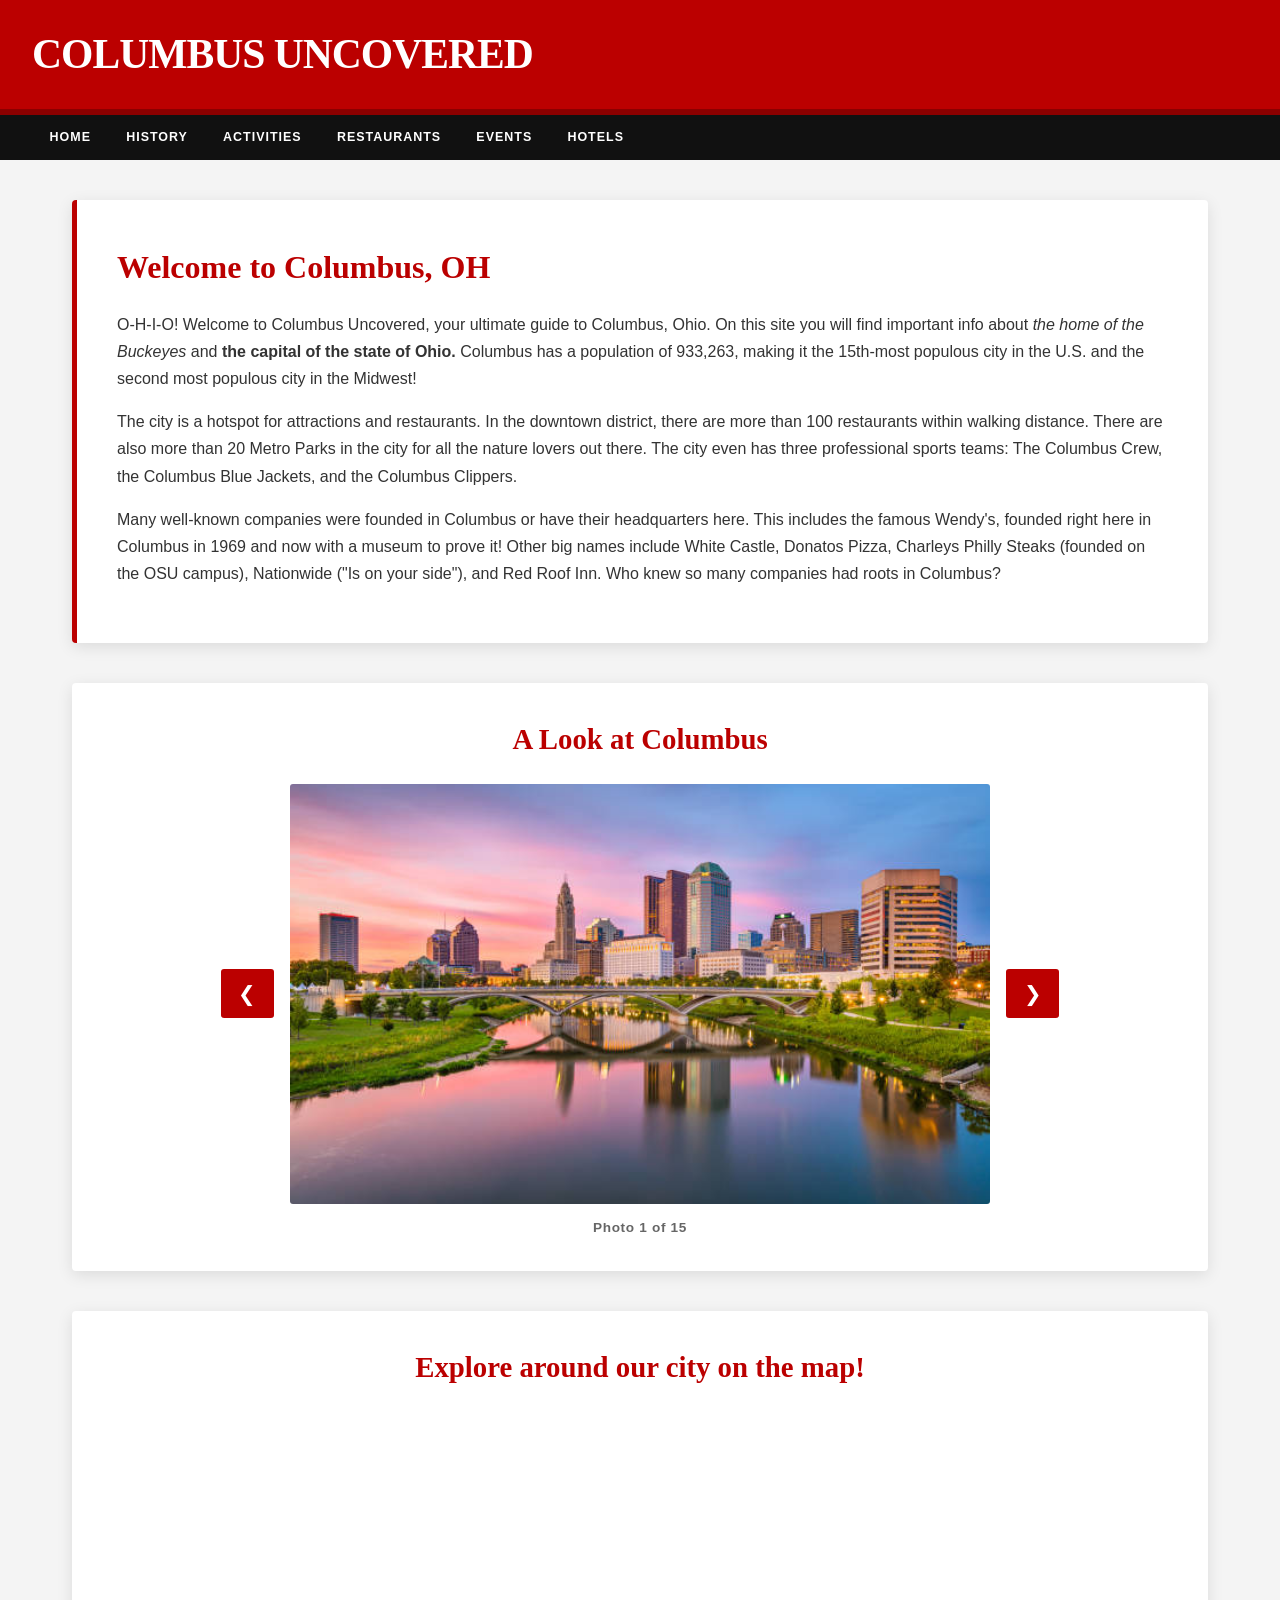
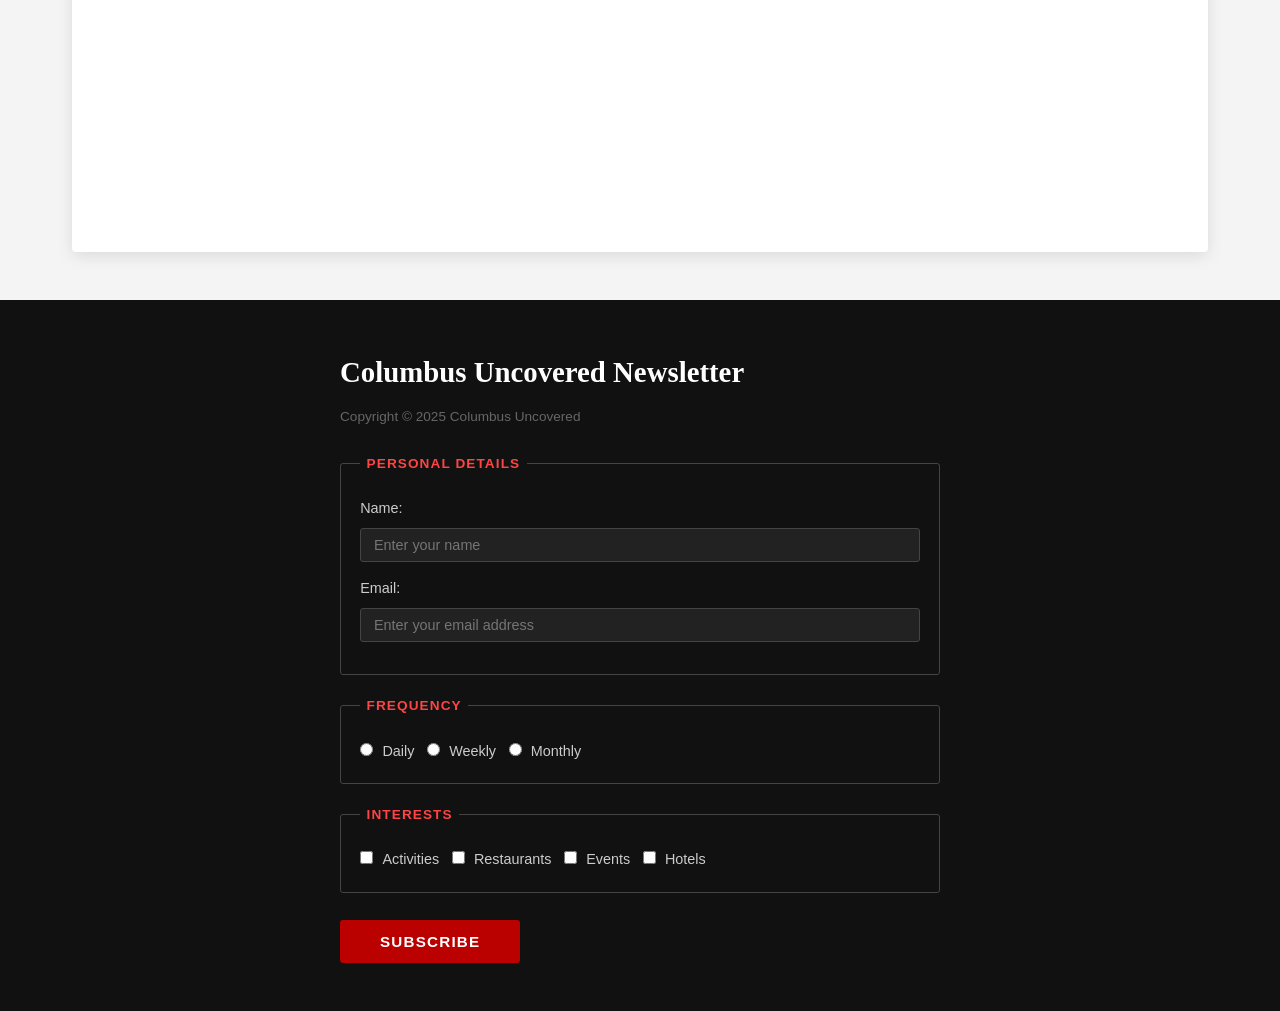
<file: index.html>
<!DOCTYPE html>
<html lang="en">

<head>
    <meta charset="UTF-8">
    <meta name="viewport" content="width=device-width, initial-scale=1.0">
    <meta name="keywords" content="Columbus, Ohio, restaurants, activities, events, hotels, history">
    <meta name="author" content="Mahkei Romero">
    <title>Columbus Uncovered</title>
    <link rel="stylesheet" href="styles.css">
</head>

<body>
    <header>
        <h1>Columbus Uncovered</h1>
    </header>

    <nav>
        <ul>
            <li><a href="index.html">Home</a></li>
            <li><a href="history.html">History</a>
                <ul>
                    <li><a href="history.html#overview">Overview</a></li>
                    <li><a href="history.html#founding">Founding &amp; Early History</a></li>
                    <li><a href="history.html#growth">Growth &amp; Development</a></li>
                    <li><a href="history.html#modern">Modern Columbus</a></li>
                    <li><a href="history.html#landmarks">Historic Landmarks</a></li>
                    <li><a href="history.html#timeline">Key Dates</a></li>
                </ul>
            </li>
            <li><a href="activities.html">Activities</a>
                <ul>
                    <li><a href="activities.html#cosi">COSI</a></li>
                    <li><a href="activities.html#scene75">Scene75</a></li>
                    <li><a href="activities.html#otherworld">Otherworld</a></li>
                    <li><a href="activities.html#columbus-zoo">Columbus Zoo</a></li>
                    <li><a href="activities.html#franklin-park">Franklin Park Conservatory</a></li>
                    <li><a href="activities.html#short-north">Short North Arts District</a></li>
                </ul>
            </li>
            <li><a href="restaurants.html">Restaurants</a>
                <ul>
                    <li><a href="restaurants.html#spaghetti-warehouse">The Spaghetti Warehouse</a></li>
                    <li><a href="restaurants.html#schmidts">Schmidt's Sausage Haus</a></li>
                    <li><a href="restaurants.html#north-market">North Market</a></li>
                    <li><a href="restaurants.html#ray-rays">Ray Ray's Hog Pit</a></li>
                    <li><a href="restaurants.html#akai-hana">Akai Hana</a></li>
                    <li><a href="restaurants.html#condado-tacos">Condado Tacos</a></li>
                </ul>
            </li>
            <li><a href="events.html">Events</a>
                <ul>
                    <li><a href="events.html#ohio-state-fair">Ohio State Fair</a></li>
                    <li><a href="events.html#arnold-sports-festival">Arnold Sports Festival</a></li>
                    <li><a href="events.html#red-white-boom">Red, White &amp; BOOM!</a></li>
                    <li><a href="events.html#columbus-arts-festival">Columbus Arts Festival</a></li>
                    <li><a href="events.html#jazz-rib-fest">Jazz &amp; Rib Fest</a></li>
                    <li><a href="events.html#columbus-book-festival">Columbus Book Festival</a></li>
                </ul>
            </li>
            <li><a href="hotels.html">Hotels</a>
                <ul>
                    <li><a href="hotels.html#hilton-downtown">Hilton Columbus Downtown</a></li>
                    <li><a href="hotels.html#graduate-columbus">Graduate by Hilton Columbus</a></li>
                    <li><a href="hotels.html#hilton-easton">Hilton Columbus at Easton</a></li>
                    <li><a href="hotels.html#blackwell-inn">The Blackwell Inn</a></li>
                    <li><a href="hotels.html#ac-hotel-dublin">AC Hotel Columbus Dublin</a></li>
                    <li><a href="hotels.html#renaissance-polaris">Renaissance Westerville-Polaris</a></li>
                </ul>
            </li>
        </ul>
    </nav>

    <main>

        <section id="intro">
            <h2>Welcome to Columbus, OH</h2>
            <div id="fun-facts">
                <p>O-H-I-O! Welcome to Columbus Uncovered, your ultimate guide to Columbus, Ohio. On this
                    site you will find important info about <em>the home of the Buckeyes</em> and
                    <strong>the capital of the state of Ohio.</strong> Columbus has a population of 933,263,
                    making it the 15th-most populous city in the U.S. and the second most populous city
                    in the Midwest!
                </p>
                <p>The city is a hotspot for attractions and restaurants. In the downtown district, there
                    are more than 100 restaurants within walking distance. There are also more than 20
                    Metro Parks in the city for all the nature lovers out there. The city even has three
                    professional sports teams: The Columbus Crew, the Columbus Blue Jackets, and the
                    Columbus Clippers.</p>
                <p>Many well-known companies were founded in Columbus or have their headquarters here.
                    This includes the famous Wendy's, founded right here in Columbus in 1969 and now with
                    a museum to prove it! Other big names include White Castle, Donatos Pizza, Charleys
                    Philly Steaks (founded on the OSU campus), Nationwide ("Is on your side"), and Red
                    Roof Inn. Who knew so many companies had roots in Columbus?</p>
            </div>
        </section>

        <section id="slideshow-section">
            <h2>A Look at Columbus</h2>
            <div id="slideshow">
                <button type="button" id="prev-btn" aria-label="Previous slide">&#10094;</button>
                <img id="slideshow-img" src="images_index/columbus1.jpg" alt="A scenic view of Columbus, Ohio"
                    width="600" height="400">
                <button type="button" id="next-btn" aria-label="Next slide">&#10095;</button>
            </div>
            <div id="slide-counter" aria-live="polite"></div>
        </section>

        <section id="map-section">
            <h2>Explore around our city on the map!</h2>
            <iframe
                src="https://www.google.com/maps/embed?pb=!1m18!1m12!1m3!1d195656.83140125446!2d-82.990816!3d39.98302149999999!2m3!1f0!2f0!3f0!3m2!1i1024!2i768!4f13.1!3m3!1m2!1s0x883889c1b990de71%3A0xe43266f8cfb1b533!2sColumbus%2C%20OH!5e0!3m2!1sen!2sus!4v1737502295310!5m2!1sen!2sus"
                width="600" height="400" allowfullscreen="" loading="lazy" referrerpolicy="no-referrer-when-downgrade"
                title="Google Maps: Columbus, OH"></iframe>
        </section>

    </main>

    <footer>
        <form id="subscription-form">
            <h2>Columbus Uncovered Newsletter</h2>
            <p>Copyright &copy; 2025 Columbus Uncovered</p>

            <fieldset>
                <legend>Personal Details</legend>
                <label for="name">Name:</label>
                <input type="text" id="name" name="name" placeholder="Enter your name">
                <label for="email">Email:</label>
                <input type="email" id="email" name="email" placeholder="Enter your email address">
            </fieldset>

            <fieldset>
                <legend>Frequency</legend>
                <input type="radio" id="daily" name="frequency" value="daily" required>
                <label for="daily">Daily</label>
                <input type="radio" id="weekly" name="frequency" value="weekly">
                <label for="weekly">Weekly</label>
                <input type="radio" id="monthly" name="frequency" value="monthly">
                <label for="monthly">Monthly</label>
            </fieldset>

            <fieldset>
                <legend>Interests</legend>
                <input type="checkbox" id="pref-activities" name="interests-activities" value="activities">
                <label for="pref-activities">Activities</label>
                <input type="checkbox" id="pref-restaurants" name="interests-restaurants" value="restaurants">
                <label for="pref-restaurants">Restaurants</label>
                <input type="checkbox" id="pref-events" name="interests-events" value="events">
                <label for="pref-events">Events</label>
                <input type="checkbox" id="pref-hotels" name="interests-hotels" value="hotels">
                <label for="pref-hotels">Hotels</label>
            </fieldset>

            <button type="submit">Subscribe</button>
        </form>
        <div id="form-success" style="display:none;">
            <p>Thanks for subscribing! Welcome to the Columbus Uncovered community.</p>
        </div>
    </footer>

    <script src="script.js"></script>
</body>

</html>
</file>
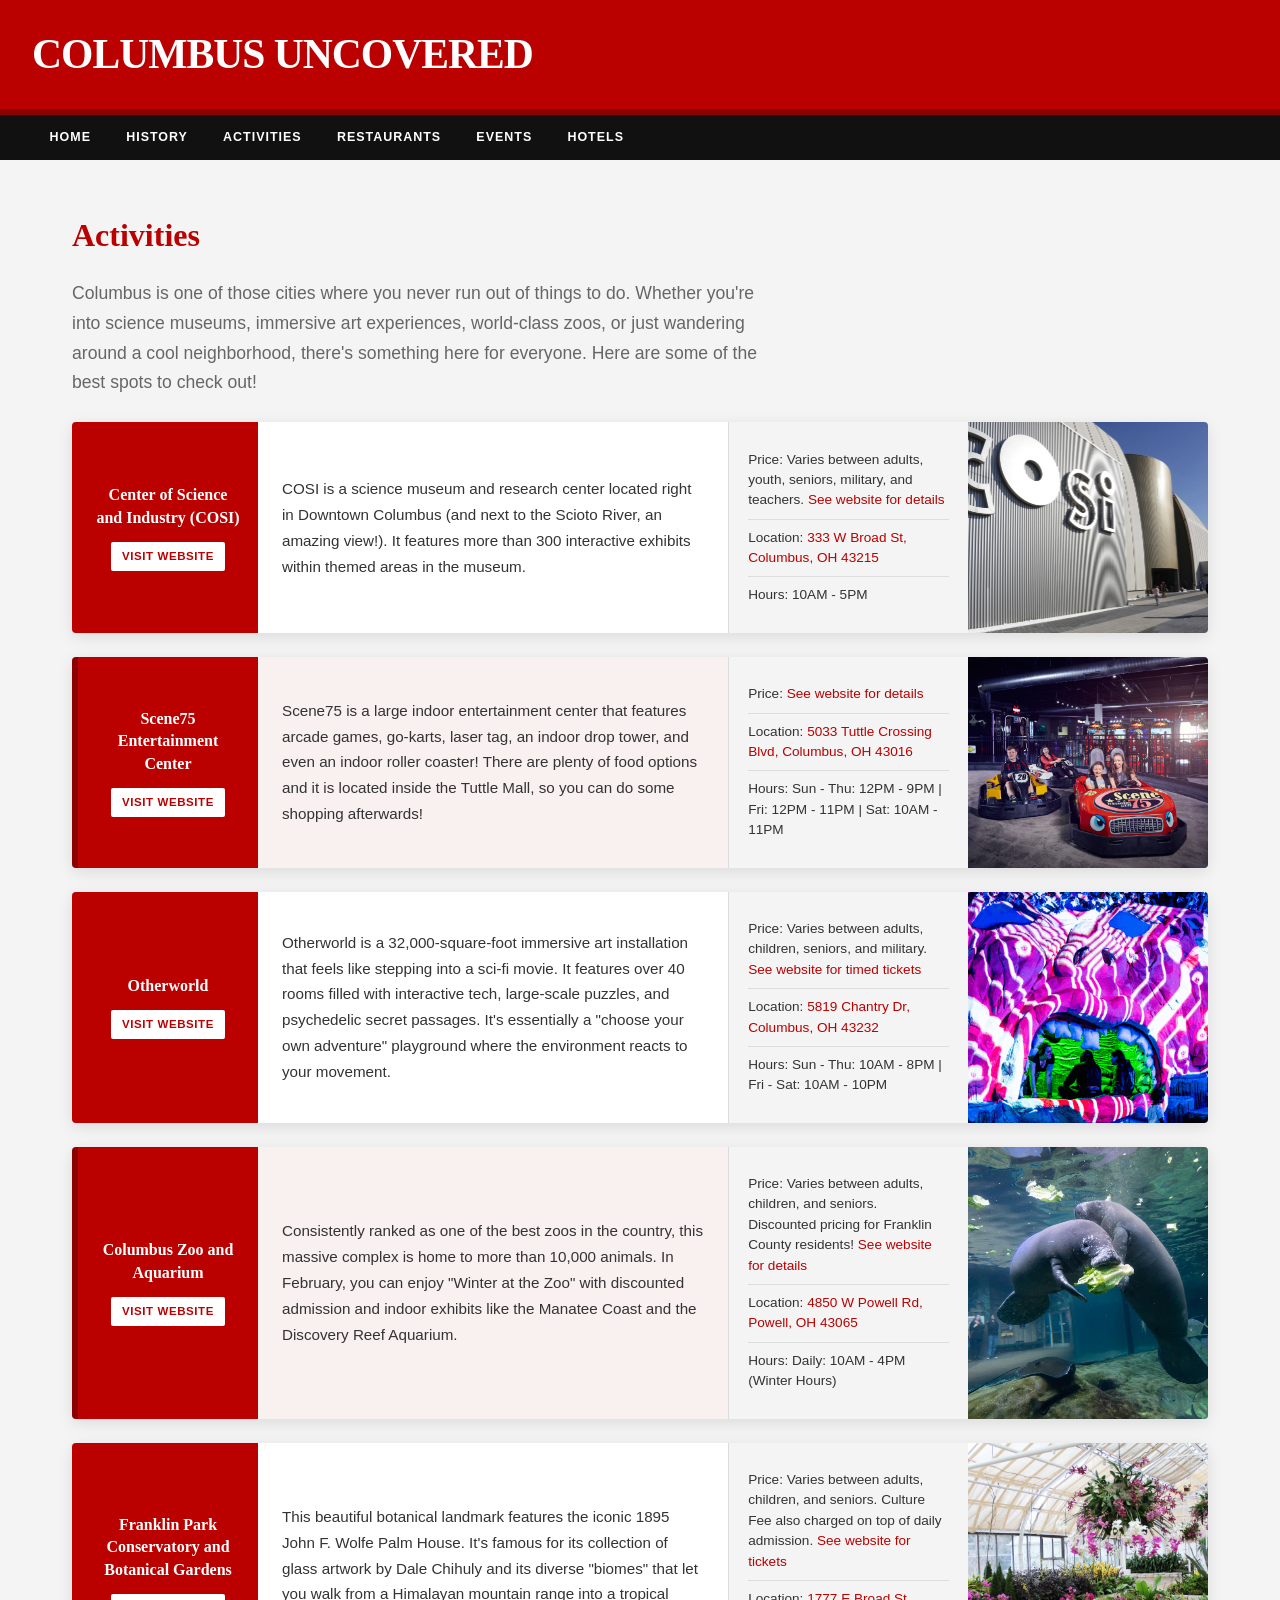
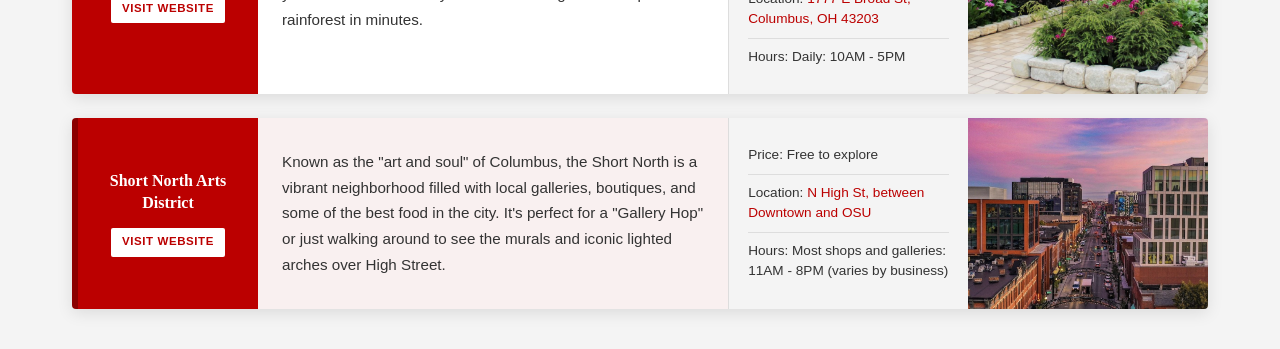
<file: activities.html>
<!DOCTYPE html>
<html lang="en">

<head>
    <meta charset="UTF-8">
    <meta name="viewport" content="width=device-width, initial-scale=1.0">
    <title>Activities - Columbus Uncovered</title>
    <link rel="stylesheet" href="styles.css">
</head>

<body>
    <header>
        <h1>Columbus Uncovered</h1>
    </header>

    <nav>
        <ul>
            <li><a href="index.html">Home</a></li>
            <li><a href="history.html">History</a>
                <ul>
                    <li><a href="history.html#overview">Overview</a></li>
                    <li><a href="history.html#founding">Founding &amp; Early History</a></li>
                    <li><a href="history.html#growth">Growth &amp; Development</a></li>
                    <li><a href="history.html#modern">Modern Columbus</a></li>
                    <li><a href="history.html#landmarks">Historic Landmarks</a></li>
                    <li><a href="history.html#timeline">Key Dates</a></li>
                </ul>
            </li>
            <li><a href="activities.html">Activities</a>
                <ul>
                    <li><a href="activities.html#cosi">COSI</a></li>
                    <li><a href="activities.html#scene75">Scene75</a></li>
                    <li><a href="activities.html#otherworld">Otherworld</a></li>
                    <li><a href="activities.html#columbus-zoo">Columbus Zoo</a></li>
                    <li><a href="activities.html#franklin-park">Franklin Park Conservatory</a></li>
                    <li><a href="activities.html#short-north">Short North Arts District</a></li>
                </ul>
            </li>
            <li><a href="restaurants.html">Restaurants</a>
                <ul>
                    <li><a href="restaurants.html#spaghetti-warehouse">The Spaghetti Warehouse</a></li>
                    <li><a href="restaurants.html#schmidts">Schmidt's Sausage Haus</a></li>
                    <li><a href="restaurants.html#north-market">North Market</a></li>
                    <li><a href="restaurants.html#ray-rays">Ray Ray's Hog Pit</a></li>
                    <li><a href="restaurants.html#akai-hana">Akai Hana</a></li>
                    <li><a href="restaurants.html#condado-tacos">Condado Tacos</a></li>
                </ul>
            </li>
            <li><a href="events.html">Events</a>
                <ul>
                    <li><a href="events.html#ohio-state-fair">Ohio State Fair</a></li>
                    <li><a href="events.html#arnold-sports-festival">Arnold Sports Festival</a></li>
                    <li><a href="events.html#red-white-boom">Red, White &amp; BOOM!</a></li>
                    <li><a href="events.html#columbus-arts-festival">Columbus Arts Festival</a></li>
                    <li><a href="events.html#jazz-rib-fest">Jazz &amp; Rib Fest</a></li>
                    <li><a href="events.html#columbus-book-festival">Columbus Book Festival</a></li>
                </ul>
            </li>
            <li><a href="hotels.html">Hotels</a>
                <ul>
                    <li><a href="hotels.html#hilton-downtown">Hilton Columbus Downtown</a></li>
                    <li><a href="hotels.html#graduate-columbus">Graduate by Hilton Columbus</a></li>
                    <li><a href="hotels.html#hilton-easton">Hilton Columbus at Easton</a></li>
                    <li><a href="hotels.html#blackwell-inn">The Blackwell Inn</a></li>
                    <li><a href="hotels.html#ac-hotel-dublin">AC Hotel Columbus Dublin</a></li>
                    <li><a href="hotels.html#renaissance-polaris">Renaissance Westerville-Polaris</a></li>
                </ul>
            </li>
        </ul>
    </nav>

    <section id="Activities">
        <h2 class="page-title">Activities</h2>
        <p>Columbus is one of those cities where you never run out of things to do. Whether you're into science
            museums, immersive art experiences, world-class zoos, or just wandering around a cool neighborhood, there's
            something here for everyone. Here are some of the best spots to check out!</p>

        <div class="attraction" id="cosi">
            <div class="card-title">
                <h3>Center of Science and Industry (COSI)</h3>
                <a href="https://cosi.org/" class="attraction-link">Visit Website</a>
            </div>
            <div class="card-body">
                <p>COSI is a science museum and research center located right in Downtown Columbus
                    (and next to the Scioto River, an amazing view!). It features more than 300
                    interactive exhibits within themed areas in the museum.</p>
            </div>
            <div class="info-sidebar">
                <ul>
                    <li>Price: Varies between adults, youth, seniors, military, and teachers.
                        <a href="https://cosi.org/visit">See website for details</a>
                    </li>
                    <li>Location: <a href="https://maps.app.goo.gl/Mzrig2La9ML7E7BW7">333 W Broad St, Columbus, OH
                            43215</a></li>
                    <li>Hours: 10AM - 5PM</li>
                </ul>
            </div>
            <img class="attraction-img" src="images_activities/cosi.jpg"
                alt="Exterior of the COSI science museum in Columbus." width="300" height="200">
        </div>

        <div class="attraction" id="scene75">
            <div class="card-title">
                <h3>Scene75 Entertainment Center</h3>
                <a href="https://scene75columbus.centeredgeonline.com/retail" class="attraction-link">Visit Website</a>
            </div>
            <div class="card-body">
                <p>Scene75 is a large indoor entertainment center that features arcade games,
                    go-karts, laser tag, an indoor drop tower, and even an indoor roller coaster!
                    There are plenty of food options and it is located inside the Tuttle Mall,
                    so you can do some shopping afterwards!</p>
            </div>
            <div class="info-sidebar">
                <ul>
                    <li>Price: <a href="https://scene75columbus.centeredgeonline.com/retail">See website for details</a>
                    </li>
                    <li>Location: <a href="https://maps.app.goo.gl/DSQL6NPKwWmXunp78">5033 Tuttle Crossing Blvd,
                            Columbus, OH 43016</a></li>
                    <li>Hours: Sun - Thu: 12PM - 9PM | Fri: 12PM - 11PM | Sat: 10AM - 11PM</li>
                </ul>
            </div>
            <img class="attraction-img" src="images_activities/scene75.jpg"
                alt="Go-karts at Scene75 Entertainment Center in Columbus." width="300" height="200">
        </div>

        <div class="attraction" id="otherworld">
            <div class="card-title">
                <h3>Otherworld</h3>
                <a href="https://www.otherworld.com/tickets" class="attraction-link">Visit Website</a>
            </div>
            <div class="card-body">
                <p>Otherworld is a 32,000-square-foot immersive art installation that feels like
                    stepping into a sci-fi movie. It features over 40 rooms filled with interactive
                    tech, large-scale puzzles, and psychedelic secret passages. It's essentially a
                    "choose your own adventure" playground where the environment reacts to your
                    movement.</p>
            </div>
            <div class="info-sidebar">
                <ul>
                    <li>Price: Varies between adults, children, seniors, and military.
                        <a href="https://www.otherworld.com/tickets">See website for timed tickets</a>
                    </li>
                    <li>Location: <a href="https://maps.app.goo.gl/br3qazUnFDD6osv18">5819 Chantry Dr, Columbus, OH
                            43232</a></li>
                    <li>Hours: Sun - Thu: 10AM - 8PM | Fri - Sat: 10AM - 10PM</li>
                </ul>
            </div>
            <img class="attraction-img" src="images_activities/otherworld.jpg"
                alt="An exhibit inside Otherworld immersive art installation in Columbus." width="300" height="200">
        </div>

        <div class="attraction" id="columbus-zoo">
            <div class="card-title">
                <h3>Columbus Zoo and Aquarium</h3>
                <a href="https://www.columbuszoo.org/hours-and-rates" class="attraction-link">Visit Website</a>
            </div>
            <div class="card-body">
                <p>Consistently ranked as one of the best zoos in the country, this massive complex
                    is home to more than 10,000 animals. In February, you can enjoy "Winter at the
                    Zoo" with discounted admission and indoor exhibits like the Manatee Coast and
                    the Discovery Reef Aquarium.</p>
            </div>
            <div class="info-sidebar">
                <ul>
                    <li>Price: Varies between adults, children, and seniors. Discounted pricing
                        for Franklin County residents!
                        <a href="https://www.columbuszoo.org/hours-and-rates">See website for details</a>
                    </li>
                    <li>Location: <a href="https://maps.app.goo.gl/bXUJPMKoSeNYJ51Q6">4850 W Powell Rd, Powell, OH
                            43065</a></li>
                    <li>Hours: Daily: 10AM - 4PM (Winter Hours)</li>
                </ul>
            </div>
            <img class="attraction-img" src="images_activities/columbuszoo.jpg"
                alt="Two manatees swimming at the Columbus Zoo and Aquarium." width="300" height="200">
        </div>

        <div class="attraction" id="franklin-park">
            <div class="card-title">
                <h3>Franklin Park Conservatory and Botanical Gardens</h3>
                <a href="https://cart.fpconservatory.org/events" class="attraction-link">Visit Website</a>
            </div>
            <div class="card-body">
                <p>This beautiful botanical landmark features the iconic 1895 John F. Wolfe Palm
                    House. It's famous for its collection of glass artwork by Dale Chihuly and its
                    diverse "biomes" that let you walk from a Himalayan mountain range into a
                    tropical rainforest in minutes.</p>
            </div>
            <div class="info-sidebar">
                <ul>
                    <li>Price: Varies between adults, children, and seniors. Culture Fee also
                        charged on top of daily admission.
                        <a href="https://cart.fpconservatory.org/events">See website for tickets</a>
                    </li>
                    <li>Location: <a href="https://maps.app.goo.gl/gUjftw5t64zDuQk47">1777 E Broad St, Columbus, OH
                            43203</a></li>
                    <li>Hours: Daily: 10AM - 5PM</li>
                </ul>
            </div>
            <img class="attraction-img" src="images_activities/franklinpark.jpg"
                alt="Greenhouse interior with plants and flowers at Franklin Park Conservatory." width="300"
                height="200">
        </div>

        <div class="attraction" id="short-north">
            <div class="card-title">
                <h3>Short North Arts District</h3>
                <a href="https://shortnorth.org/" class="attraction-link">Visit Website</a>
            </div>
            <div class="card-body">
                <p>Known as the "art and soul" of Columbus, the Short North is a vibrant
                    neighborhood filled with local galleries, boutiques, and some of the best
                    food in the city. It's perfect for a "Gallery Hop" or just walking around
                    to see the murals and iconic lighted arches over High Street.</p>
            </div>
            <div class="info-sidebar">
                <ul>
                    <li>Price: Free to explore</li>
                    <li>Location: <a href="https://maps.app.goo.gl/kDh2XcHZStR7RBZW8">N High St, between Downtown and
                            OSU</a></li>
                    <li>Hours: Most shops and galleries: 11AM - 8PM (varies by business)</li>
                </ul>
            </div>
            <img class="attraction-img" src="images_activities/shortnorth.jpg"
                alt="Skyline view over North High Street in the Short North Arts District." width="300" height="200">
        </div>

    </section>
</body>

</html>
</file>
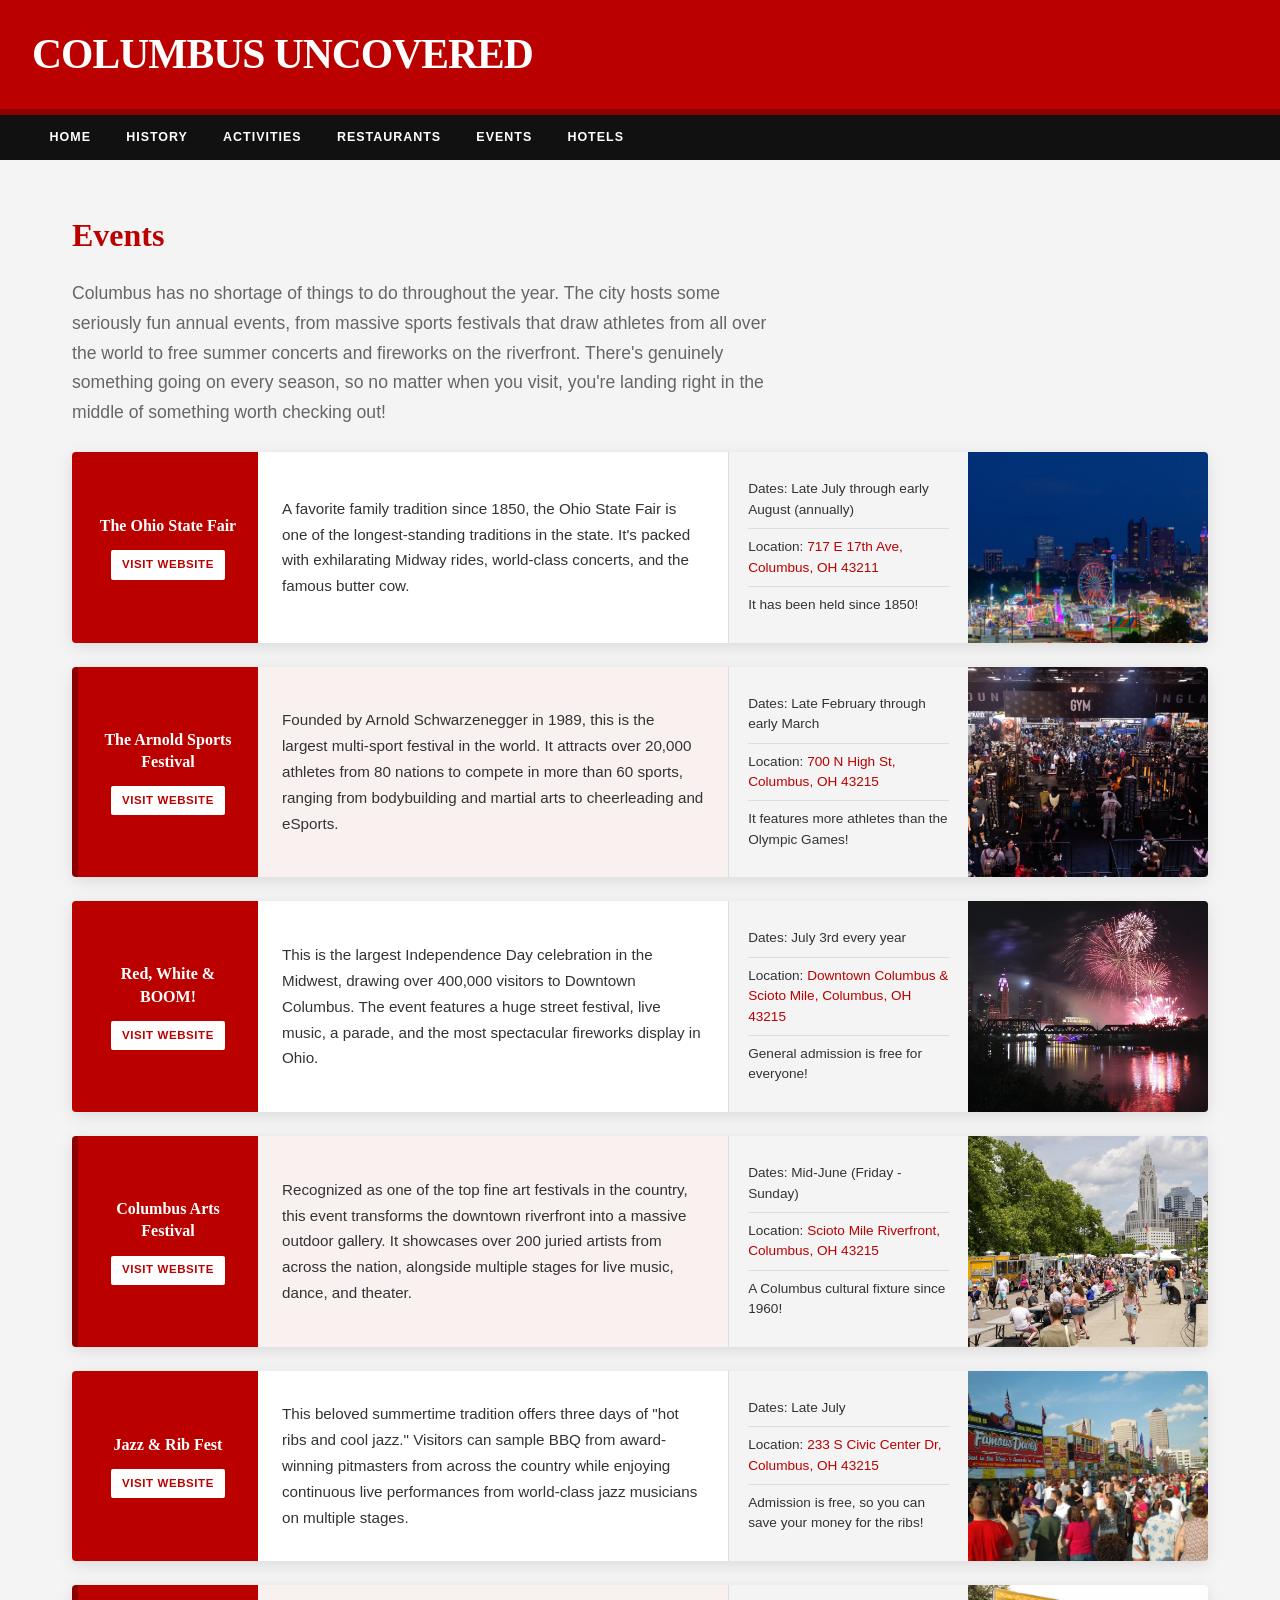
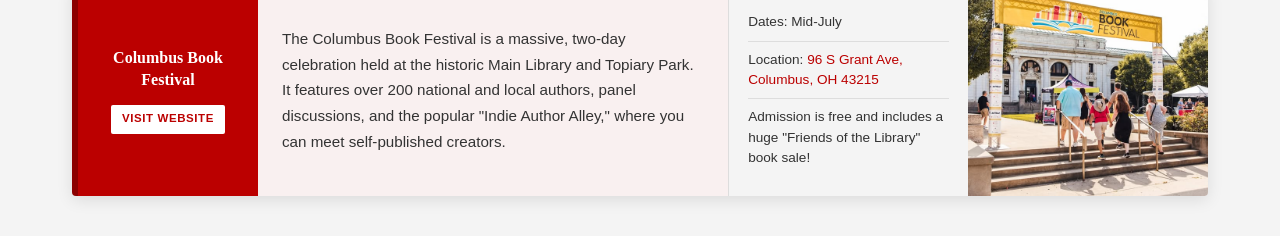
<file: events.html>
<!DOCTYPE html>
<html lang="en">

<head>
    <meta charset="UTF-8">
    <meta name="viewport" content="width=device-width, initial-scale=1.0">
    <title>Events - Columbus Uncovered</title>
    <link rel="stylesheet" href="styles.css">
</head>

<body>
    <header>
        <h1>Columbus Uncovered</h1>
    </header>

    <nav>
        <ul>
            <li><a href="index.html">Home</a></li>
            <li><a href="history.html">History</a>
                <ul>
                    <li><a href="history.html#overview">Overview</a></li>
                    <li><a href="history.html#founding">Founding &amp; Early History</a></li>
                    <li><a href="history.html#growth">Growth &amp; Development</a></li>
                    <li><a href="history.html#modern">Modern Columbus</a></li>
                    <li><a href="history.html#landmarks">Historic Landmarks</a></li>
                    <li><a href="history.html#timeline">Key Dates</a></li>
                </ul>
            </li>
            <li><a href="activities.html">Activities</a>
                <ul>
                    <li><a href="activities.html#cosi">COSI</a></li>
                    <li><a href="activities.html#scene75">Scene75</a></li>
                    <li><a href="activities.html#otherworld">Otherworld</a></li>
                    <li><a href="activities.html#columbus-zoo">Columbus Zoo</a></li>
                    <li><a href="activities.html#franklin-park">Franklin Park Conservatory</a></li>
                    <li><a href="activities.html#short-north">Short North Arts District</a></li>
                </ul>
            </li>
            <li><a href="restaurants.html">Restaurants</a>
                <ul>
                    <li><a href="restaurants.html#spaghetti-warehouse">The Spaghetti Warehouse</a></li>
                    <li><a href="restaurants.html#schmidts">Schmidt's Sausage Haus</a></li>
                    <li><a href="restaurants.html#north-market">North Market</a></li>
                    <li><a href="restaurants.html#ray-rays">Ray Ray's Hog Pit</a></li>
                    <li><a href="restaurants.html#akai-hana">Akai Hana</a></li>
                    <li><a href="restaurants.html#condado-tacos">Condado Tacos</a></li>
                </ul>
            </li>
            <li><a href="events.html">Events</a>
                <ul>
                    <li><a href="events.html#ohio-state-fair">Ohio State Fair</a></li>
                    <li><a href="events.html#arnold-sports-festival">Arnold Sports Festival</a></li>
                    <li><a href="events.html#red-white-boom">Red, White &amp; BOOM!</a></li>
                    <li><a href="events.html#columbus-arts-festival">Columbus Arts Festival</a></li>
                    <li><a href="events.html#jazz-rib-fest">Jazz &amp; Rib Fest</a></li>
                    <li><a href="events.html#columbus-book-festival">Columbus Book Festival</a></li>
                </ul>
            </li>
            <li><a href="hotels.html">Hotels</a>
                <ul>
                    <li><a href="hotels.html#hilton-downtown">Hilton Columbus Downtown</a></li>
                    <li><a href="hotels.html#graduate-columbus">Graduate by Hilton Columbus</a></li>
                    <li><a href="hotels.html#hilton-easton">Hilton Columbus at Easton</a></li>
                    <li><a href="hotels.html#blackwell-inn">The Blackwell Inn</a></li>
                    <li><a href="hotels.html#ac-hotel-dublin">AC Hotel Columbus Dublin</a></li>
                    <li><a href="hotels.html#renaissance-polaris">Renaissance Westerville-Polaris</a></li>
                </ul>
            </li>
        </ul>
    </nav>

    <section id="Events">
        <h2 class="page-title">Events</h2>
        <p>Columbus has no shortage of things to do throughout the year. The city hosts some seriously fun annual
            events, from massive sports festivals that draw athletes from all over the world to free summer concerts and
            fireworks on the riverfront. There's genuinely something going on every season, so no matter when you visit,
            you're landing right in the middle of something worth checking out!</p>

        <div class="event" id="ohio-state-fair">
            <div class="card-title">
                <h3>The Ohio State Fair</h3>
                <a href="https://www.ohiostatefair.com/" class="event-link">Visit Website</a>
            </div>
            <div class="card-body">
                <p>A favorite family tradition since 1850, the Ohio State Fair is one of the
                    longest-standing traditions in the state. It's packed with exhilarating
                    Midway rides, world-class concerts, and the famous butter cow.</p>
            </div>
            <div class="info-sidebar">
                <ul>
                    <li>Dates: Late July through early August (annually)</li>
                    <li>Location: <a href="https://maps.app.goo.gl/Z8qjocYo5g3v2Rx99">717 E 17th Ave, Columbus, OH
                            43211</a></li>
                    <li>It has been held since 1850!</li>
                </ul>
            </div>
            <img class="event-img" src="images_events/ohiostatefair.jpg"
                alt="Photograph of the Ohio State Fair at night." width="300" height="200">
        </div>

        <div class="event" id="arnold-sports-festival">
            <div class="card-title">
                <h3>The Arnold Sports Festival</h3>
                <a href="https://www.arnoldsports.com/" class="event-link">Visit Website</a>
            </div>
            <div class="card-body">
                <p>Founded by Arnold Schwarzenegger in 1989, this is the largest multi-sport
                    festival in the world. It attracts over 20,000 athletes from 80 nations to
                    compete in more than 60 sports, ranging from bodybuilding and martial arts
                    to cheerleading and eSports.</p>
            </div>
            <div class="info-sidebar">
                <ul>
                    <li>Dates: Late February through early March</li>
                    <li>Location: <a href="https://maps.app.goo.gl/UKYvvMDSzNj5aeme8">700 N High St, Columbus, OH
                            43215</a></li>
                    <li>It features more athletes than the Olympic Games!</li>
                </ul>
            </div>
            <img class="event-img" src="images_events/arnoldsportsfestival.jpg"
                alt="Attendees at the Arnold Sports Festival in Columbus." width="300" height="200">
        </div>

        <div class="event" id="red-white-boom">
            <div class="card-title">
                <h3>Red, White &amp; BOOM!</h3>
                <a href="https://redwhiteandboom.org/" class="event-link">Visit Website</a>
            </div>
            <div class="card-body">
                <p>This is the largest Independence Day celebration in the Midwest, drawing over
                    400,000 visitors to Downtown Columbus. The event features a huge street
                    festival, live music, a parade, and the most spectacular fireworks display
                    in Ohio.</p>
            </div>
            <div class="info-sidebar">
                <ul>
                    <li>Dates: July 3rd every year</li>
                    <li>Location: <a href="https://maps.app.goo.gl/T6WLDCjcWF21guwq7">Downtown Columbus &amp; Scioto
                            Mile, Columbus, OH 43215</a></li>
                    <li>General admission is free for everyone!</li>
                </ul>
            </div>
            <img class="event-img" src="images_events/redwhiteboom.jpg"
                alt="Fireworks display over Downtown Columbus at Red, White and BOOM." width="300" height="200">
        </div>

        <div class="event" id="columbus-arts-festival">
            <div class="card-title">
                <h3>Columbus Arts Festival</h3>
                <a href="https://www.columbusartsfestival.org/" class="event-link">Visit Website</a>
            </div>
            <div class="card-body">
                <p>Recognized as one of the top fine art festivals in the country, this event
                    transforms the downtown riverfront into a massive outdoor gallery. It
                    showcases over 200 juried artists from across the nation, alongside multiple
                    stages for live music, dance, and theater.</p>
            </div>
            <div class="info-sidebar">
                <ul>
                    <li>Dates: Mid-June (Friday - Sunday)</li>
                    <li>Location: <a href="https://maps.app.goo.gl/95ST2LegzPrdco9j6">Scioto Mile Riverfront, Columbus,
                            OH 43215</a></li>
                    <li>A Columbus cultural fixture since 1960!</li>
                </ul>
            </div>
            <img class="event-img" src="images_events/columbusartsfestival.jpg"
                alt="Columbus Arts Festival along the Scioto Mile Riverfront." width="300" height="200">
        </div>

        <div class="event" id="jazz-rib-fest">
            <div class="card-title">
                <h3>Jazz &amp; Rib Fest</h3>
                <a href="https://www.hotribscooljazz.org" class="event-link">Visit Website</a>
            </div>
            <div class="card-body">
                <p>This beloved summertime tradition offers three days of "hot ribs and cool
                    jazz." Visitors can sample BBQ from award-winning pitmasters from across
                    the country while enjoying continuous live performances from world-class
                    jazz musicians on multiple stages.</p>
            </div>
            <div class="info-sidebar">
                <ul>
                    <li>Dates: Late July</li>
                    <li>Location: <a href="https://maps.app.goo.gl/nyxP2CBPtNqyt5wk9">233 S Civic Center Dr, Columbus,
                            OH 43215</a></li>
                    <li>Admission is free, so you can save your money for the ribs!</li>
                </ul>
            </div>
            <img class="event-img" src="images_events/jazzribfest.jpg"
                alt="Live music and BBQ vendors at Jazz and Rib Fest in Columbus." width="300" height="200">
        </div>

        <div class="event" id="columbus-book-festival">
            <div class="card-title">
                <h3>Columbus Book Festival</h3>
                <a href="https://www.columbusbookfestival.org/" class="event-link">Visit Website</a>
            </div>
            <div class="card-body">
                <p>The Columbus Book Festival is a massive, two-day celebration held at the
                    historic Main Library and Topiary Park. It features over 200 national and
                    local authors, panel discussions, and the popular "Indie Author Alley,"
                    where you can meet self-published creators.</p>
            </div>
            <div class="info-sidebar">
                <ul>
                    <li>Dates: Mid-July</li>
                    <li>Location: <a href="https://maps.app.goo.gl/cV8KiamihypfCHPeA">96 S Grant Ave, Columbus, OH
                            43215</a></li>
                    <li>Admission is free and includes a huge "Friends of the Library" book sale!</li>
                </ul>
            </div>
            <img class="event-img" src="images_events/columbusbookfestival.jpg"
                alt="Columbus Book Festival at the Main Library and Topiary Park." width="300" height="200">
        </div>

    </section>
</body>

</html>
</file>
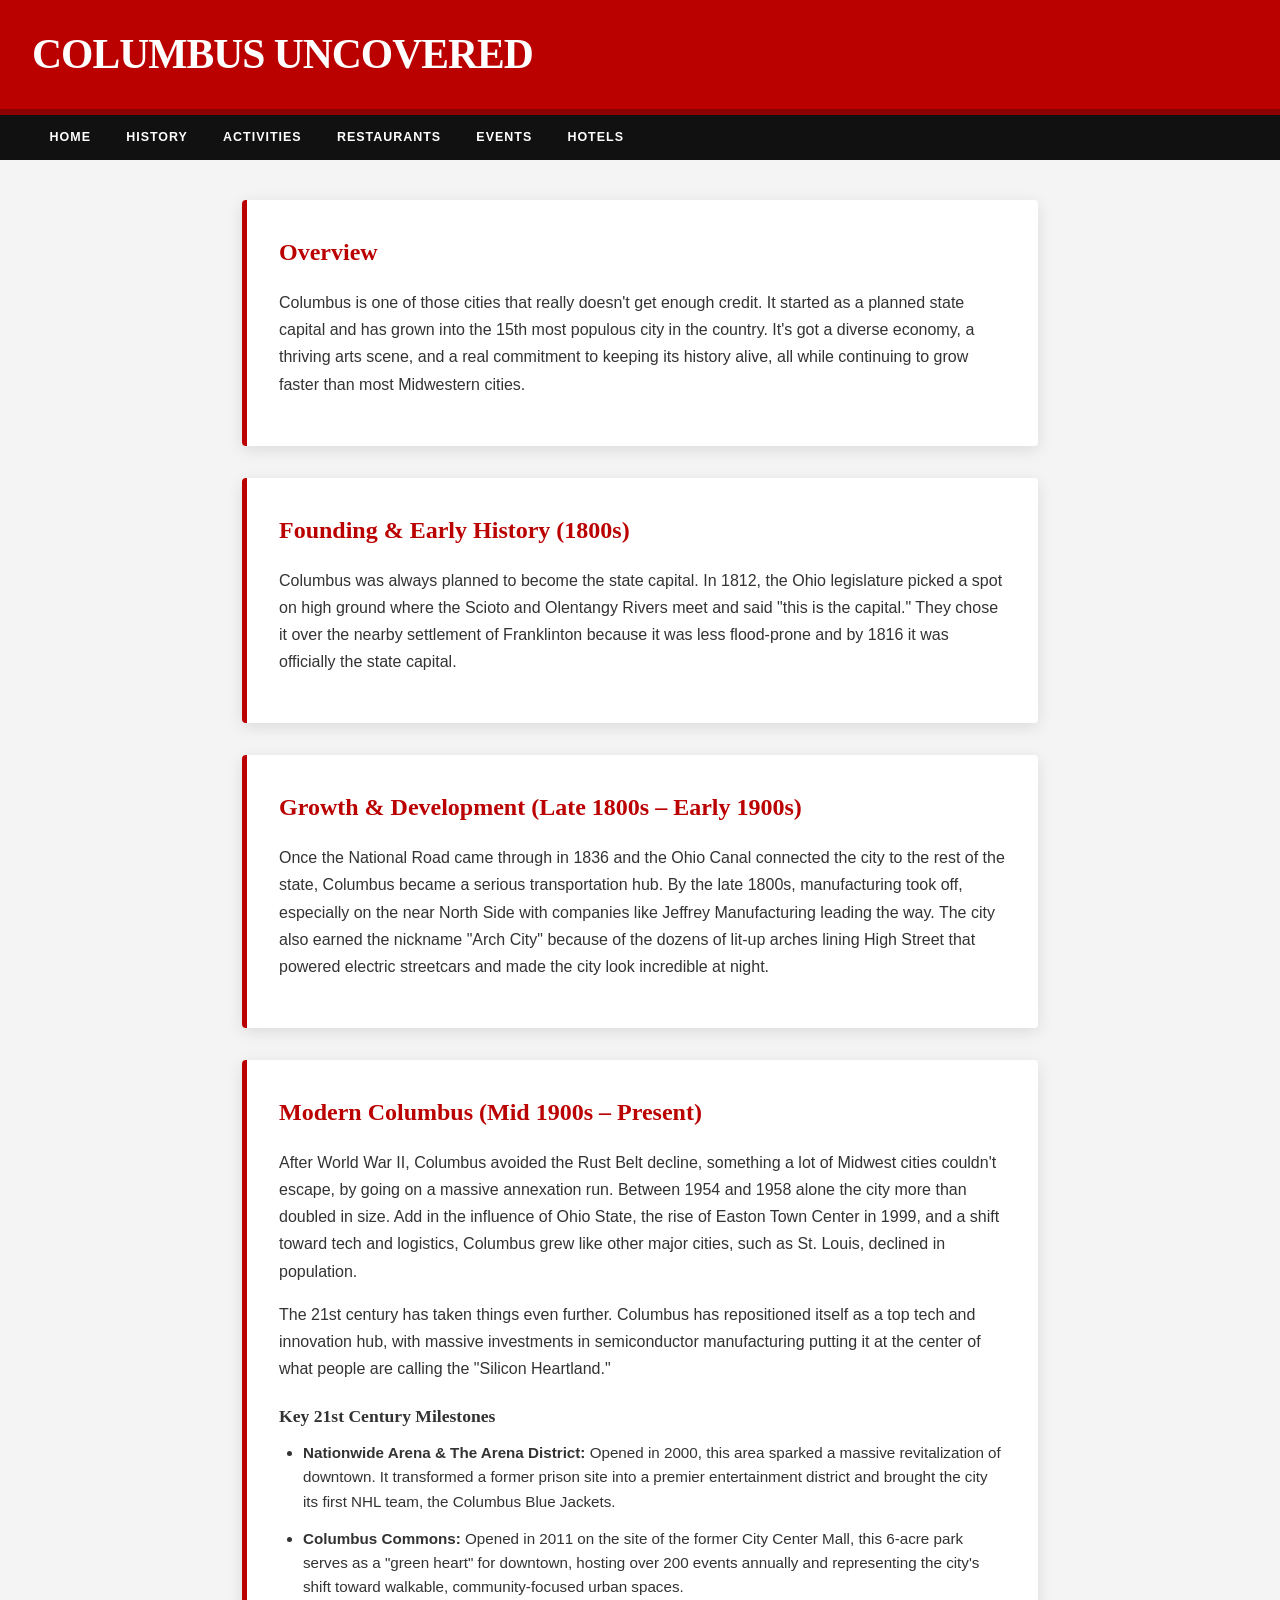
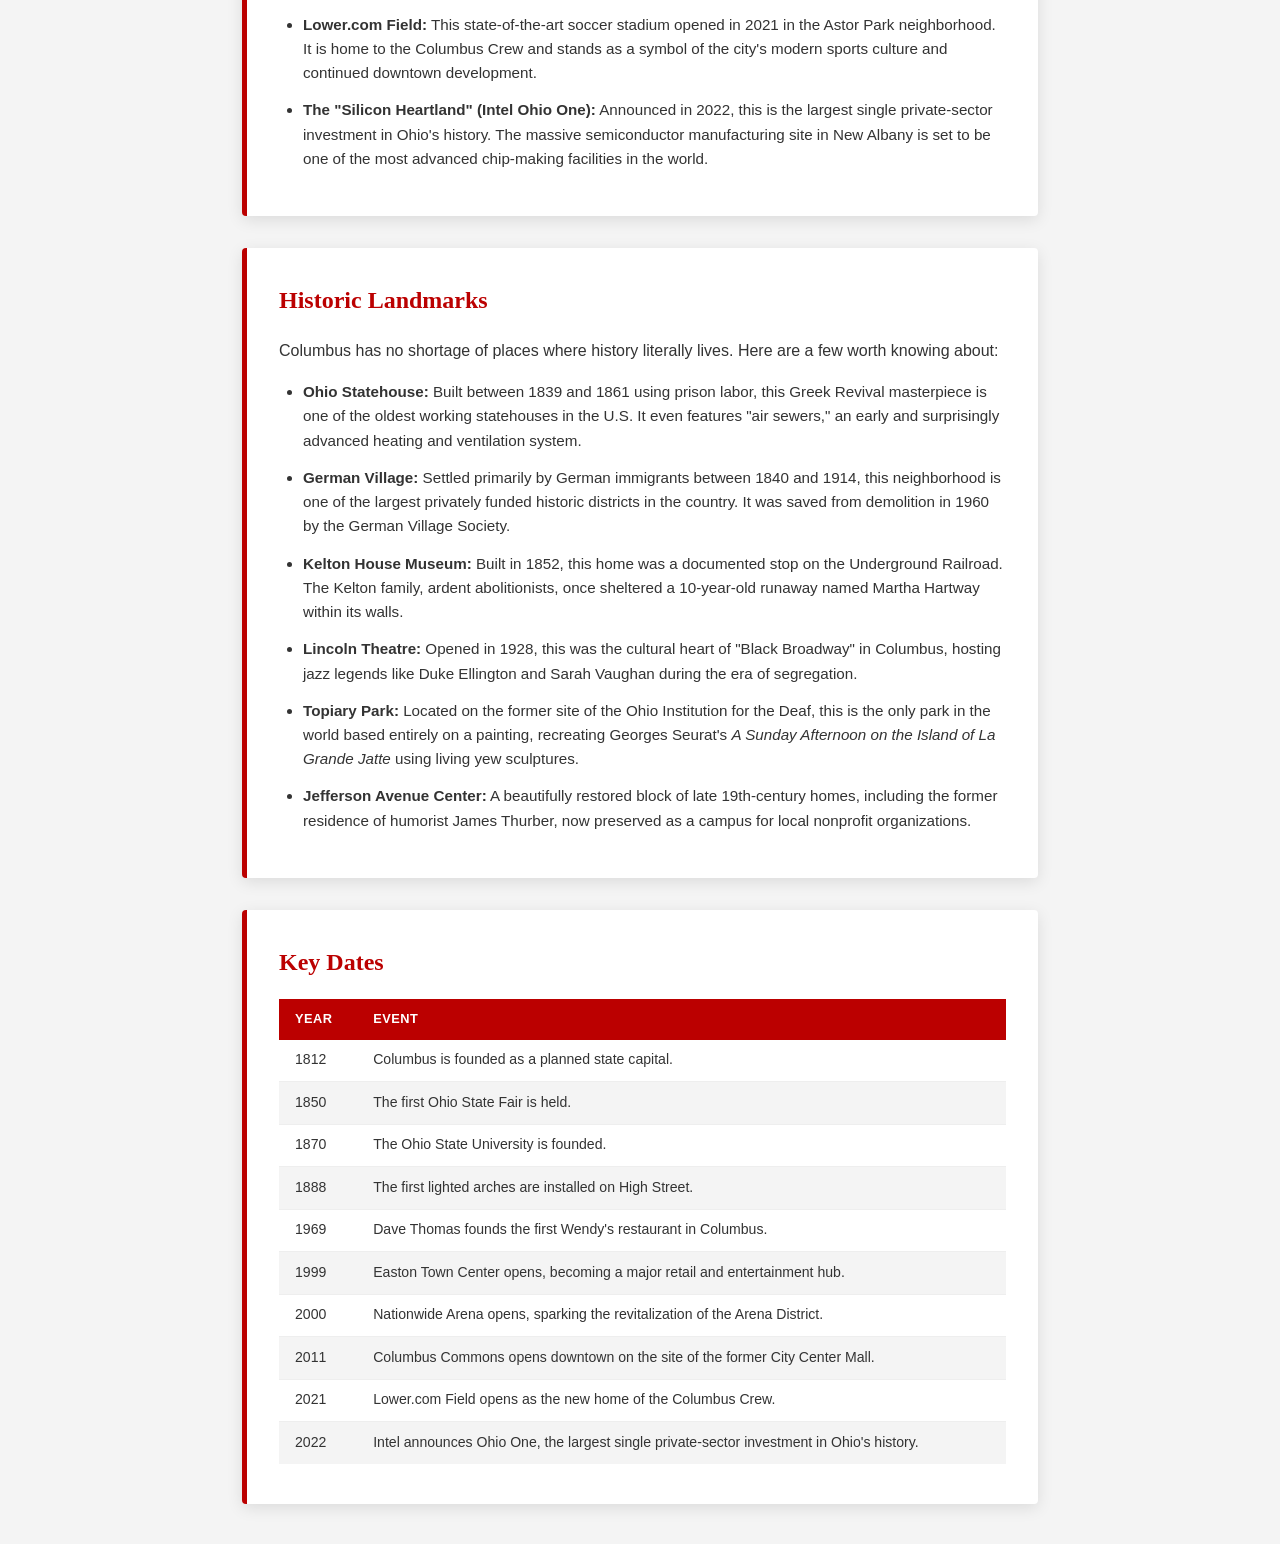
<file: history.html>
<!DOCTYPE html>
<html lang="en">

<head>
    <meta charset="UTF-8">
    <meta name="viewport" content="width=device-width, initial-scale=1.0">
    <title>History - Columbus Uncovered</title>
    <link rel="stylesheet" href="styles.css">
</head>

<body>
    <header>
        <h1>Columbus Uncovered</h1>
    </header>

    <nav>
        <ul>
            <li><a href="index.html">Home</a></li>
            <li><a href="history.html">History</a>
                <ul>
                    <li><a href="history.html#overview">Overview</a></li>
                    <li><a href="history.html#founding">Founding &amp; Early History</a></li>
                    <li><a href="history.html#growth">Growth &amp; Development</a></li>
                    <li><a href="history.html#modern">Modern Columbus</a></li>
                    <li><a href="history.html#landmarks">Historic Landmarks</a></li>
                    <li><a href="history.html#timeline">Key Dates</a></li>
                </ul>
            </li>
            <li><a href="activities.html">Activities</a>
                <ul>
                    <li><a href="activities.html#cosi">COSI</a></li>
                    <li><a href="activities.html#scene75">Scene75</a></li>
                    <li><a href="activities.html#otherworld">Otherworld</a></li>
                    <li><a href="activities.html#columbus-zoo">Columbus Zoo</a></li>
                    <li><a href="activities.html#franklin-park">Franklin Park Conservatory</a></li>
                    <li><a href="activities.html#short-north">Short North Arts District</a></li>
                </ul>
            </li>
            <li><a href="restaurants.html">Restaurants</a>
                <ul>
                    <li><a href="restaurants.html#spaghetti-warehouse">The Spaghetti Warehouse</a></li>
                    <li><a href="restaurants.html#schmidts">Schmidt's Sausage Haus</a></li>
                    <li><a href="restaurants.html#north-market">North Market</a></li>
                    <li><a href="restaurants.html#ray-rays">Ray Ray's Hog Pit</a></li>
                    <li><a href="restaurants.html#akai-hana">Akai Hana</a></li>
                    <li><a href="restaurants.html#condado-tacos">Condado Tacos</a></li>
                </ul>
            </li>
            <li><a href="events.html">Events</a>
                <ul>
                    <li><a href="events.html#ohio-state-fair">Ohio State Fair</a></li>
                    <li><a href="events.html#arnold-sports-festival">Arnold Sports Festival</a></li>
                    <li><a href="events.html#red-white-boom">Red, White &amp; BOOM!</a></li>
                    <li><a href="events.html#columbus-arts-festival">Columbus Arts Festival</a></li>
                    <li><a href="events.html#jazz-rib-fest">Jazz &amp; Rib Fest</a></li>
                    <li><a href="events.html#columbus-book-festival">Columbus Book Festival</a></li>
                </ul>
            </li>
            <li><a href="hotels.html">Hotels</a>
                <ul>
                    <li><a href="hotels.html#hilton-downtown">Hilton Columbus Downtown</a></li>
                    <li><a href="hotels.html#graduate-columbus">Graduate by Hilton Columbus</a></li>
                    <li><a href="hotels.html#hilton-easton">Hilton Columbus at Easton</a></li>
                    <li><a href="hotels.html#blackwell-inn">The Blackwell Inn</a></li>
                    <li><a href="hotels.html#ac-hotel-dublin">AC Hotel Columbus Dublin</a></li>
                    <li><a href="hotels.html#renaissance-polaris">Renaissance Westerville-Polaris</a></li>
                </ul>
            </li>
        </ul>
    </nav>

    <section id="History">
        <div class="history-era" id="overview">
            <h3>Overview</h3>
            <p>Columbus is one of those cities that really doesn't get enough credit. It started as a planned state
                capital and has grown into the 15th most populous city in the country. It's got a diverse economy, a
                thriving arts scene, and a real commitment to keeping its history alive, all while continuing to grow
                faster than most Midwestern cities.</p>
        </div>

        <div class="history-era" id="founding">
            <h3>Founding &amp; Early History (1800s)</h3>
            <p>Columbus was always planned to become the state capital. In 1812, the Ohio
                legislature picked a spot on high ground where the Scioto and Olentangy Rivers meet and said "this is
                the capital." They chose it over the nearby settlement of Franklinton because it was less flood-prone
                and by 1816 it was officially the state capital.</p>
        </div>

        <div class="history-era" id="growth">
            <h3>Growth &amp; Development (Late 1800s – Early 1900s)</h3>
            <p>Once the National Road came through in 1836 and the Ohio Canal connected the city to the rest of the
                state, Columbus became a serious transportation hub. By the late 1800s, manufacturing took off,
                especially on the near North Side with companies like Jeffrey Manufacturing leading the way. The city
                also earned the nickname "Arch City" because of the dozens of lit-up arches lining High Street that
                powered electric streetcars and made the city look incredible at night.</p>
        </div>

        <div class="history-era" id="modern">
            <h3>Modern Columbus (Mid 1900s – Present)</h3>
            <p>After World War II, Columbus avoided the Rust Belt decline, something a lot of Midwest cities couldn't
                escape, by
                going on a massive annexation run. Between 1954 and 1958 alone the city more than doubled in size. Add
                in the influence of Ohio State, the rise of Easton Town Center in 1999, and a shift toward tech and
                logistics, Columbus grew like other major cities, such as St. Louis, declined in population.</p>
            <p>The 21st century has taken things even further. Columbus has repositioned itself as a top tech and
                innovation hub, with massive investments in semiconductor manufacturing putting it at the center of what
                people are calling the "Silicon Heartland."</p>

            <h4>Key 21st Century Milestones</h4>
            <ul>
                <li><strong>Nationwide Arena &amp; The Arena District:</strong> Opened in 2000,
                    this area sparked a massive revitalization of downtown. It transformed a
                    former prison site into a premier entertainment district and brought the city
                    its first NHL team, the Columbus Blue Jackets.</li>
                <li><strong>Columbus Commons:</strong> Opened in 2011 on the site of the former
                    City Center Mall, this 6-acre park serves as a "green heart" for downtown,
                    hosting over 200 events annually and representing the city's shift toward
                    walkable, community-focused urban spaces.</li>
                <li><strong>Lower.com Field:</strong> This state-of-the-art soccer stadium opened
                    in 2021 in the Astor Park neighborhood. It is home to the Columbus Crew and
                    stands as a symbol of the city's modern sports culture and continued downtown
                    development.</li>
                <li><strong>The "Silicon Heartland" (Intel Ohio One):</strong> Announced in 2022,
                    this is the largest single private-sector investment in Ohio's history. The
                    massive semiconductor manufacturing site in New Albany is set to be one of
                    the most advanced chip-making facilities in the world.</li>
            </ul>
        </div>

        <div class="history-era" id="landmarks">
            <h3>Historic Landmarks</h3>
            <p>Columbus has no shortage of places where history literally lives. Here are a few
                worth knowing about:</p>
            <ul>
                <li><strong>Ohio Statehouse:</strong> Built between 1839 and 1861 using prison
                    labor, this Greek Revival masterpiece is one of the oldest working statehouses
                    in the U.S. It even features "air sewers," an early and surprisingly advanced
                    heating and ventilation system.</li>
                <li><strong>German Village:</strong> Settled primarily by German immigrants
                    between 1840 and 1914, this neighborhood is one of the largest privately
                    funded historic districts in the country. It was saved from demolition in
                    1960 by the German Village Society.</li>
                <li><strong>Kelton House Museum:</strong> Built in 1852, this home was a
                    documented stop on the Underground Railroad. The Kelton family, ardent
                    abolitionists, once sheltered a 10-year-old runaway named Martha Hartway
                    within its walls.</li>
                <li><strong>Lincoln Theatre:</strong> Opened in 1928, this was the cultural
                    heart of "Black Broadway" in Columbus, hosting jazz legends like Duke
                    Ellington and Sarah Vaughan during the era of segregation.</li>
                <li><strong>Topiary Park:</strong> Located on the former site of the Ohio
                    Institution for the Deaf, this is the only park in the world based entirely
                    on a painting, recreating Georges Seurat's <em>A Sunday Afternoon on the
                        Island of La Grande Jatte</em> using living yew sculptures.</li>
                <li><strong>Jefferson Avenue Center:</strong> A beautifully restored block of
                    late 19th-century homes, including the former residence of humorist James
                    Thurber, now preserved as a campus for local nonprofit organizations.</li>
            </ul>
        </div>

        <div class="history-era" id="timeline">
            <h3>Key Dates</h3>
            <table>
                <thead>
                    <tr>
                        <th scope="col">Year</th>
                        <th scope="col">Event</th>
                    </tr>
                </thead>
                <tbody>
                    <tr>
                        <td>1812</td>
                        <td>Columbus is founded as a planned state capital.</td>
                    </tr>
                    <tr>
                        <td>1850</td>
                        <td>The first Ohio State Fair is held.</td>
                    </tr>
                    <tr>
                        <td>1870</td>
                        <td>The Ohio State University is founded.</td>
                    </tr>
                    <tr>
                        <td>1888</td>
                        <td>The first lighted arches are installed on High Street.</td>
                    </tr>
                    <tr>
                        <td>1969</td>
                        <td>Dave Thomas founds the first Wendy's restaurant in Columbus.</td>
                    </tr>
                    <tr>
                        <td>1999</td>
                        <td>Easton Town Center opens, becoming a major retail and entertainment hub.</td>
                    </tr>
                    <tr>
                        <td>2000</td>
                        <td>Nationwide Arena opens, sparking the revitalization of the Arena District.</td>
                    </tr>
                    <tr>
                        <td>2011</td>
                        <td>Columbus Commons opens downtown on the site of the former City Center Mall.</td>
                    </tr>
                    <tr>
                        <td>2021</td>
                        <td>Lower.com Field opens as the new home of the Columbus Crew.</td>
                    </tr>
                    <tr>
                        <td>2022</td>
                        <td>Intel announces Ohio One, the largest single private-sector investment in Ohio's history.
                        </td>
                    </tr>
                </tbody>
            </table>
        </div>

    </section>
</body>

</html>
</file>
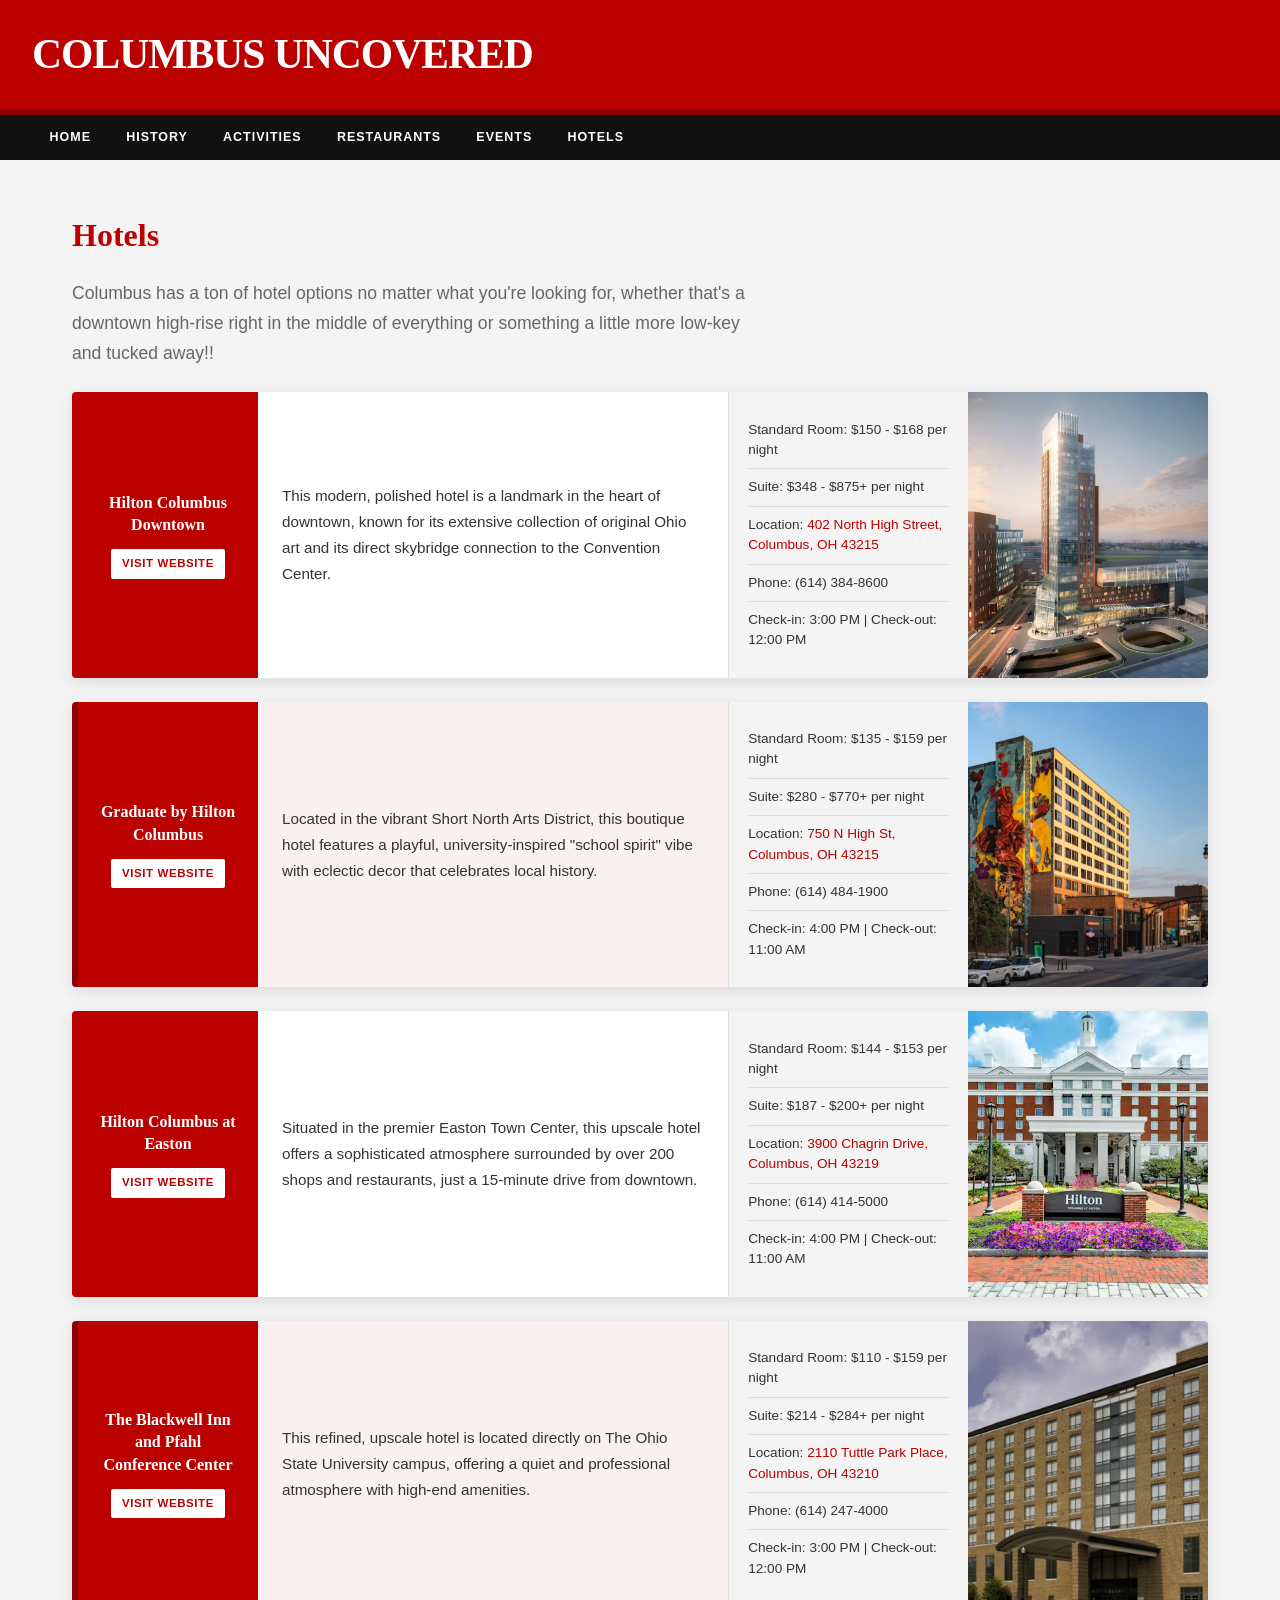
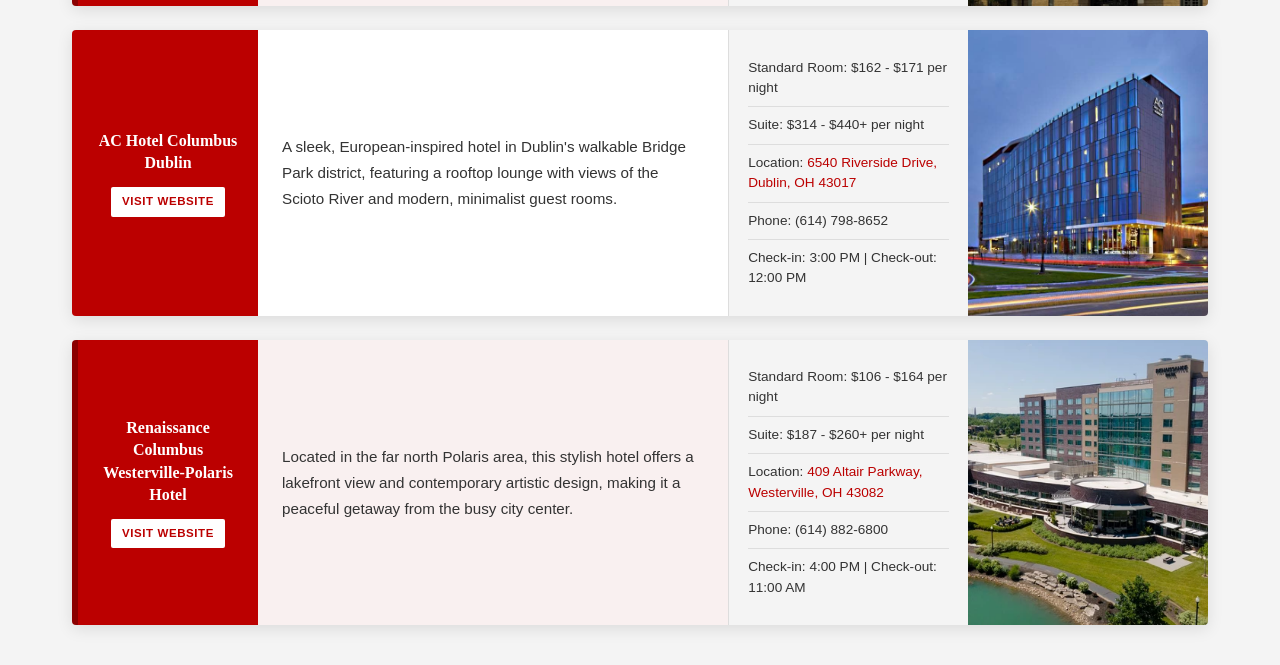
<file: hotels.html>
<!DOCTYPE html>
<html lang="en">

<head>
    <meta charset="UTF-8">
    <meta name="viewport" content="width=device-width, initial-scale=1.0">
    <title>Hotels - Columbus Uncovered</title>
    <link rel="stylesheet" href="styles.css">
</head>

<body>
    <header>
        <h1>Columbus Uncovered</h1>
    </header>

    <nav>
        <ul>
            <li><a href="index.html">Home</a></li>
            <li><a href="history.html">History</a>
                <ul>
                    <li><a href="history.html#overview">Overview</a></li>
                    <li><a href="history.html#founding">Founding &amp; Early History</a></li>
                    <li><a href="history.html#growth">Growth &amp; Development</a></li>
                    <li><a href="history.html#modern">Modern Columbus</a></li>
                    <li><a href="history.html#landmarks">Historic Landmarks</a></li>
                    <li><a href="history.html#timeline">Key Dates</a></li>
                </ul>
            </li>
            <li><a href="activities.html">Activities</a>
                <ul>
                    <li><a href="activities.html#cosi">COSI</a></li>
                    <li><a href="activities.html#scene75">Scene75</a></li>
                    <li><a href="activities.html#otherworld">Otherworld</a></li>
                    <li><a href="activities.html#columbus-zoo">Columbus Zoo</a></li>
                    <li><a href="activities.html#franklin-park">Franklin Park Conservatory</a></li>
                    <li><a href="activities.html#short-north">Short North Arts District</a></li>
                </ul>
            </li>
            <li><a href="restaurants.html">Restaurants</a>
                <ul>
                    <li><a href="restaurants.html#spaghetti-warehouse">The Spaghetti Warehouse</a></li>
                    <li><a href="restaurants.html#schmidts">Schmidt's Sausage Haus</a></li>
                    <li><a href="restaurants.html#north-market">North Market</a></li>
                    <li><a href="restaurants.html#ray-rays">Ray Ray's Hog Pit</a></li>
                    <li><a href="restaurants.html#akai-hana">Akai Hana</a></li>
                    <li><a href="restaurants.html#condado-tacos">Condado Tacos</a></li>
                </ul>
            </li>
            <li><a href="events.html">Events</a>
                <ul>
                    <li><a href="events.html#ohio-state-fair">Ohio State Fair</a></li>
                    <li><a href="events.html#arnold-sports-festival">Arnold Sports Festival</a></li>
                    <li><a href="events.html#red-white-boom">Red, White &amp; BOOM!</a></li>
                    <li><a href="events.html#columbus-arts-festival">Columbus Arts Festival</a></li>
                    <li><a href="events.html#jazz-rib-fest">Jazz &amp; Rib Fest</a></li>
                    <li><a href="events.html#columbus-book-festival">Columbus Book Festival</a></li>
                </ul>
            </li>
            <li><a href="hotels.html">Hotels</a>
                <ul>
                    <li><a href="hotels.html#hilton-downtown">Hilton Columbus Downtown</a></li>
                    <li><a href="hotels.html#graduate-columbus">Graduate by Hilton Columbus</a></li>
                    <li><a href="hotels.html#hilton-easton">Hilton Columbus at Easton</a></li>
                    <li><a href="hotels.html#blackwell-inn">The Blackwell Inn</a></li>
                    <li><a href="hotels.html#ac-hotel-dublin">AC Hotel Columbus Dublin</a></li>
                    <li><a href="hotels.html#renaissance-polaris">Renaissance Westerville-Polaris</a></li>
                </ul>
            </li>
        </ul>
    </nav>

    <section id="Hotels">
        <h2 class="page-title">Hotels</h2>
        <p>Columbus has a ton of hotel options no matter what you're looking for, whether that's a downtown high-rise
            right in the middle of everything or something a little more low-key and tucked away!!</p>

        <div class="hotel" id="hilton-downtown">
            <div class="card-title">
                <h3>Hilton Columbus Downtown</h3>
                <a href="https://hiltoncolumbusdowntown.com/" class="hotel-link">Visit Website</a>
            </div>
            <div class="card-body">
                <p>This modern, polished hotel is a landmark in the heart of downtown, known for
                    its extensive collection of original Ohio art and its direct skybridge
                    connection to the Convention Center.</p>
            </div>
            <div class="info-sidebar">
                <ul>
                    <li>Standard Room: $150 - $168 per night</li>
                    <li>Suite: $348 - $875+ per night</li>
                    <li>Location: <a href="https://maps.app.goo.gl/HSLcCiTeBTqgo2An8">402 North High Street, Columbus,
                            OH 43215</a></li>
                    <li>Phone: (614) 384-8600</li>
                    <li>Check-in: 3:00 PM | Check-out: 12:00 PM</li>
                </ul>
            </div>
            <img class="hotel-img" src="images_hotels/hilton-downtown.jpg"
                alt="Exterior of the Hilton Columbus Downtown hotel." width="300" height="200">
        </div>

        <div class="hotel" id="graduate-columbus">
            <div class="card-title">
                <h3>Graduate by Hilton Columbus</h3>
                <a href="https://www.hilton.com/en/hotels/cmhclgu-graduate-columbus/" class="hotel-link">Visit
                    Website</a>
            </div>
            <div class="card-body">
                <p>Located in the vibrant Short North Arts District, this boutique hotel features
                    a playful, university-inspired "school spirit" vibe with eclectic decor that
                    celebrates local history.</p>
            </div>
            <div class="info-sidebar">
                <ul>
                    <li>Standard Room: $135 - $159 per night</li>
                    <li>Suite: $280 - $770+ per night</li>
                    <li>Location: <a href="https://maps.app.goo.gl/iomm5QgvHquSYuLHA">750 N High St, Columbus, OH
                            43215</a></li>
                    <li>Phone: (614) 484-1900</li>
                    <li>Check-in: 4:00 PM | Check-out: 11:00 AM</li>
                </ul>
            </div>
            <img class="hotel-img" src="images_hotels/graduate-columbus.jpg"
                alt="Exterior of the Graduate by Hilton Columbus in the Short North." width="300" height="200">
        </div>

        <div class="hotel" id="hilton-easton">
            <div class="card-title">
                <h3>Hilton Columbus at Easton</h3>
                <a href="https://www.hiltoncolumbus.com/" class="hotel-link">Visit Website</a>
            </div>
            <div class="card-body">
                <p>Situated in the premier Easton Town Center, this upscale hotel offers a
                    sophisticated atmosphere surrounded by over 200 shops and restaurants,
                    just a 15-minute drive from downtown.</p>
            </div>
            <div class="info-sidebar">
                <ul>
                    <li>Standard Room: $144 - $153 per night</li>
                    <li>Suite: $187 - $200+ per night</li>
                    <li>Location: <a href="https://maps.app.goo.gl/Q8pMTTdATAMsHnRx8">3900 Chagrin Drive, Columbus, OH
                            43219</a></li>
                    <li>Phone: (614) 414-5000</li>
                    <li>Check-in: 4:00 PM | Check-out: 11:00 AM</li>
                </ul>
            </div>
            <img class="hotel-img" src="images_hotels/hilton-easton.jpg"
                alt="Exterior of the Hilton Columbus at Easton Town Center." width="300" height="200">
        </div>

        <div class="hotel" id="blackwell-inn">
            <div class="card-title">
                <h3>The Blackwell Inn and Pfahl Conference Center</h3>
                <a href="https://www.theblackwell.com/" class="hotel-link">Visit Website</a>
            </div>
            <div class="card-body">
                <p>This refined, upscale hotel is located directly on The Ohio State University
                    campus, offering a quiet and professional atmosphere with high-end
                    amenities.</p>
            </div>
            <div class="info-sidebar">
                <ul>
                    <li>Standard Room: $110 - $159 per night</li>
                    <li>Suite: $214 - $284+ per night</li>
                    <li>Location: <a href="https://maps.app.goo.gl/eSk6VzZ2PhUFuyyf7">2110 Tuttle Park Place, Columbus,
                            OH 43210</a></li>
                    <li>Phone: (614) 247-4000</li>
                    <li>Check-in: 3:00 PM | Check-out: 12:00 PM</li>
                </ul>
            </div>
            <img class="hotel-img" src="images_hotels/blackwell-inn.jpg"
                alt="Exterior of the Blackwell Inn on the Ohio State University campus." width="300" height="200">
        </div>

        <div class="hotel" id="ac-hotel-dublin">
            <div class="card-title">
                <h3>AC Hotel Columbus Dublin</h3>
                <a href="https://www.marriott.com/en-us/hotels/cmhac-ac-hotel-columbus-dublin/overview/"
                    class="hotel-link">Visit Website</a>
            </div>
            <div class="card-body">
                <p>A sleek, European-inspired hotel in Dublin's walkable Bridge Park district,
                    featuring a rooftop lounge with views of the Scioto River and modern,
                    minimalist guest rooms.</p>
            </div>
            <div class="info-sidebar">
                <ul>
                    <li>Standard Room: $162 - $171 per night</li>
                    <li>Suite: $314 - $440+ per night</li>
                    <li>Location: <a href="https://maps.app.goo.gl/uDMDyPW5oKNKrW3v8">6540 Riverside Drive, Dublin, OH
                            43017</a></li>
                    <li>Phone: (614) 798-8652</li>
                    <li>Check-in: 3:00 PM | Check-out: 12:00 PM</li>
                </ul>
            </div>
            <img class="hotel-img" src="images_hotels/ac-hotel-dublin.jpg"
                alt="Exterior of the AC Hotel Columbus Dublin in Bridge Park." width="300" height="200">
        </div>

        <div class="hotel" id="renaissance-polaris">
            <div class="card-title">
                <h3>Renaissance Columbus Westerville-Polaris Hotel</h3>
                <a href="https://www.marriott.com/en-us/hotels/cmhbw-renaissance-columbus-westerville-polaris-hotel/overview/"
                    class="hotel-link">Visit Website</a>
            </div>
            <div class="card-body">
                <p>Located in the far north Polaris area, this stylish hotel offers a lakefront
                    view and contemporary artistic design, making it a peaceful getaway from
                    the busy city center.</p>
            </div>
            <div class="info-sidebar">
                <ul>
                    <li>Standard Room: $106 - $164 per night</li>
                    <li>Suite: $187 - $260+ per night</li>
                    <li>Location: <a href="https://maps.app.goo.gl/ZQ71Quwxw4UHJFdU9">409 Altair Parkway, Westerville,
                            OH 43082</a></li>
                    <li>Phone: (614) 882-6800</li>
                    <li>Check-in: 4:00 PM | Check-out: 11:00 AM</li>
                </ul>
            </div>
            <img class="hotel-img" src="images_hotels/renaissance-polaris.jpg"
                alt="Exterior of the Renaissance Columbus Westerville-Polaris Hotel." width="300" height="200">
        </div>

    </section>
</body>

</html>
</file>
<file: styles.css>
/* Reset CSS & Initialized Variables */
*,
*::before,
*::after {
  margin: 0;
  padding: 0;
  box-sizing: border-box;
}

:root {
  --scarlet: #BB0000;
  --scarlet-dark: #8B0000;
  --scarlet-light: #ff4444;
  --gray: #666666;
  --gray-light: #f4f4f4;
  --gray-dark: #333333;
  --white: #ffffff;
  --black: #111111;
  --card-shadow: 0 4px 16px rgba(0, 0, 0, 0.10);
  --font-display: Georgia, serif;
  --font-body: 'Helvetica Neue', Arial, sans-serif;
}

/* Base Styles */
html {
  scroll-behavior: smooth;
}

body {
  font-family: var(--font-body);
  background-color: var(--gray-light);
  color: #111111;
  line-height: 1.7;
  font-size: 1rem;
}

/* Header */
header {
  background-color: var(--scarlet);
  color: var(--white);
  padding: 1.2rem 2rem;
  text-align: left;
  border-bottom: 6px solid var(--scarlet-dark);
}

header h1 {
  font-family: var(--font-display);
  font-size: 2.6rem;
  font-weight: 900;
  letter-spacing: -1px;
  text-transform: uppercase;
}

/* Page title inside sections */
.page-title {
  font-family: var(--font-display);
  font-size: 2rem;
  font-weight: 700;
  color: var(--scarlet);
  margin-bottom: 1rem;
  padding-top: 0.5rem;
}

/* Navigation System */
nav {
  background-color: var(--black);
  position: sticky;
  top: 0;
  z-index: 1000;
}

nav>ul {
  display: flex;
  list-style: none;
  justify-content: flex-start;
  gap: 0;
  margin: 0;
  padding: 0 2rem;
}

nav>ul>li {
  position: relative;
}

nav>ul>li>a {
  display: block;
  color: var(--white);
  text-decoration: none;
  padding: 0.75rem 1.1rem;
  font-weight: 600;
  font-size: 0.78rem;
  letter-spacing: 0.08em;
  text-transform: uppercase;
  transition: background-color 0.2s, color 0.2s;
}

nav>ul>li>a:hover {
  background-color: var(--scarlet);
  color: var(--white);
}

/* Dropdown */
nav ul ul {
  display: none;
  position: absolute;
  top: 100%;
  left: 0;
  background-color: var(--gray-dark);
  list-style: none;
  min-width: 220px;
  z-index: 999;
  border-top: 3px solid var(--scarlet);
  box-shadow: var(--card-shadow);
}

nav ul ul li a {
  display: block;
  color: var(--white);
  text-decoration: none;
  padding: 0.7rem 1.2rem;
  font-size: 0.85rem;
  font-weight: 400;
  transition: background-color 0.2s, padding-left 0.2s;
}

nav ul ul li a:hover {
  background-color: var(--scarlet);
  padding-left: 1.6rem;
}

nav>ul>li:hover>ul {
  display: block;
}

/* Sections */
main,
section {
  max-width: 1200px;
  margin: 2.5rem auto;
  padding: 0 2rem;
}

section>p {
  font-size: 1.1rem;
  color: var(--gray);
  margin-bottom: 2rem;
  max-width: 700px;
}

/* Cards */
.attraction,
.restaurant,
.event,
.hotel {
  background-color: var(--white);
  width: 100%;
  display: flex;
  flex-direction: row;
  align-items: stretch;
  box-shadow: var(--card-shadow);
  border-left: 6px solid var(--scarlet);
  transition: transform 0.2s, box-shadow 0.2s;
  margin-bottom: 1.5rem;
  border-radius: 4px;
  overflow: hidden;
}

.attraction:hover,
.restaurant:hover,
.event:hover,
.hotel:hover {
  transform: translateY(-3px);
  box-shadow: 0 8px 24px rgba(0, 0, 0, 0.15);
}

/* Alternating card colors */
.attraction:nth-child(even),
.restaurant:nth-child(even),
.event:nth-child(even),
.hotel:nth-child(even) {
  background-color: #f9f0f0;
  border-left-color: var(--scarlet-dark);
}

/* Section layout: single column */
#Activities,
#Restaurants,
#Events,
#Hotels {
  display: block;
}

#Activities>p,
#Restaurants>p,
#Events>p,
#Hotels>p {
  margin-bottom: 1.5rem;
}

/* Card Title */
.card-title {
  background-color: var(--scarlet);
  color: var(--white);
  width: 180px;
  flex-shrink: 0;
  display: flex;
  flex-direction: column;
  justify-content: center;
  align-items: center;
  padding: 1.5rem 1rem;
  text-align: center;
  gap: 0.8rem;
}

.card-title h3 {
  font-family: var(--font-display);
  font-size: 1rem;
  font-weight: 700;
  color: var(--white);
  line-height: 1.4;
}

.attraction-link,
.restaurant-link,
.event-link,
.hotel-link {
  display: inline-block;
  background-color: var(--white);
  color: var(--scarlet);
  text-decoration: none;
  padding: 0.3rem 0.7rem;
  font-size: 0.72rem;
  font-weight: 700;
  letter-spacing: 0.05em;
  text-transform: uppercase;
  border-radius: 2px;
  transition: background-color 0.2s, color 0.2s;
  white-space: nowrap;
}

.attraction-link:hover,
.restaurant-link:hover,
.event-link:hover,
.hotel-link:hover {
  background-color: var(--scarlet-dark);
  color: var(--white);
}

/* Card Body */
.card-body {
  flex: 1;
  padding: 1.5rem;
  display: flex;
  flex-direction: column;
  justify-content: center;
}

.card-body p {
  font-size: 0.95rem;
  color: var(--gray-dark);
  line-height: 1.7;
}

/* Info Sidebar */
.info-sidebar {
  width: 240px;
  flex-shrink: 0;
  background-color: var(--gray-light);
  border-left: 1px solid #ddd;
  padding: 1.2rem;
  display: flex;
  flex-direction: column;
  justify-content: center;
}

.info-sidebar ul {
  list-style: none;
  padding: 0;
  margin: 0;
  font-size: 0.85rem;
  color: var(--gray-dark);
}

.info-sidebar ul li {
  padding: 0.5rem 0;
  border-bottom: 1px solid #ddd;
  line-height: 1.5;
}

.info-sidebar ul li:last-child {
  border-bottom: none;
}

.info-sidebar ul li a {
  color: var(--scarlet);
  text-decoration: none;
}

.info-sidebar ul li a:hover {
  text-decoration: underline;
}

/* Images */
.attraction-img,
.restaurant-img,
.event-img,
.hotel-img {
  width: 240px;
  height: auto;
  object-fit: cover;
  flex-shrink: 0;
  display: block;
}

/* Tables */
table {
  width: 100%;
  border-collapse: collapse;
  font-size: 0.88rem;
  margin: 0.5rem 0;
}

th {
  background-color: var(--scarlet);
  color: var(--white);
  padding: 0.6rem 1rem;
  text-align: left;
  font-weight: 600;
  letter-spacing: 0.04em;
  text-transform: uppercase;
  font-size: 0.8rem;
}

td {
  padding: 0.55rem 1rem;
  border-bottom: 1px solid #eee;
  color: var(--gray-dark);
}

tr:last-child td {
  border-bottom: none;
}

tr:nth-child(even) td {
  background-color: var(--gray-light);
}

/* History Page */
#History {
  max-width: 860px;
  margin: 2.5rem auto;
  padding: 0 2rem;
}

.history-era {
  background-color: var(--white);
  padding: 2rem;
  margin-bottom: 2rem;
  border-radius: 4px;
  box-shadow: var(--card-shadow);
  border-left: 5px solid var(--scarlet);
}

.history-era h3 {
  font-family: var(--font-display);
  font-size: 1.5rem;
  font-weight: 700;
  color: var(--scarlet);
  margin-bottom: 1rem;
}

.history-era h4 {
  font-family: var(--font-display);
  font-size: 1.1rem;
  font-weight: 700;
  color: var(--gray-dark);
  margin: 1.2rem 0 0.6rem;
}

.history-era p {
  color: var(--gray-dark);
  margin-bottom: 1rem;
  font-size: 1rem;
}

.history-era ul {
  padding-left: 1.5rem;
  color: var(--gray-dark);
  font-size: 0.95rem;
}

.history-era ul li {
  margin-bottom: 0.8rem;
  line-height: 1.6;
}

/* Home Page */
#intro {
  background-color: var(--white);
  padding: 2.5rem;
  border-radius: 4px;
  box-shadow: var(--card-shadow);
  border-left: 5px solid var(--scarlet);
  margin-bottom: 2rem;
}

#intro h2 {
  font-family: var(--font-display);
  font-size: 2rem;
  font-weight: 700;
  color: var(--scarlet);
  margin-bottom: 1rem;
}

#intro p {
  color: var(--gray-dark);
  margin-bottom: 1rem;
  font-size: 1rem;
}

#slideshow-section {
  background-color: var(--white);
  padding: 2rem;
  border-radius: 4px;
  box-shadow: var(--card-shadow);
  margin-bottom: 2rem;
  text-align: center;
}

#slideshow-section h2 {
  font-family: var(--font-display);
  font-size: 1.8rem;
  font-weight: 700;
  color: var(--scarlet);
  margin-bottom: 1.2rem;
}

#slideshow {
  display: flex;
  align-items: center;
  justify-content: center;
  gap: 1rem;
}

#slideshow-img {
  width: 100%;
  max-width: 700px;
  height: 420px;
  object-fit: cover;
  border-radius: 3px;
  display: block;
}

#prev-btn,
#next-btn {
  background-color: var(--scarlet);
  color: var(--white);
  border: none;
  padding: 0.8rem 1.1rem;
  font-size: 1.3rem;
  cursor: pointer;
  border-radius: 3px;
  transition: background-color 0.2s;
  flex-shrink: 0;
}

#prev-btn:hover,
#next-btn:hover {
  background-color: var(--scarlet-dark);
}

#slide-counter {
  margin-top: 0.8rem;
  font-size: 0.85rem;
  color: var(--gray);
  font-weight: 600;
  letter-spacing: 0.05em;
}

#map-section {
  background-color: var(--white);
  padding: 2rem;
  border-radius: 4px;
  box-shadow: var(--card-shadow);
  margin-bottom: 2rem;
  text-align: center;
}

#map-section h2 {
  font-family: var(--font-display);
  font-size: 1.8rem;
  font-weight: 700;
  color: var(--scarlet);
  margin-bottom: 1.2rem;
}

#map-section iframe {
  border-radius: 3px;
  width: 100%;
  max-width: 700px;
  height: 400px;
  border: none;
}

/* Footer and Form */
footer {
  background-color: var(--black);
  color: var(--white);
  padding: 3rem 2rem;
  margin-top: 3rem;
}

#subscription-form {
  max-width: 600px;
  margin: 0 auto;
}

#subscription-form h2 {
  font-family: var(--font-display);
  font-size: 1.8rem;
  color: var(--white);
  margin-bottom: 0.5rem;
}

#subscription-form p {
  color: var(--gray);
  font-size: 0.85rem;
  margin-bottom: 1.5rem;
}

fieldset {
  border: 1px solid #444;
  border-radius: 3px;
  padding: 1.2rem;
  margin-bottom: 1.2rem;
}

legend {
  color: var(--scarlet-light);
  font-weight: 600;
  font-size: 0.85rem;
  letter-spacing: 0.08em;
  text-transform: uppercase;
  padding: 0 0.4rem;
}

#subscription-form label {
  color: #ccc;
  font-size: 0.9rem;
  margin-right: 0.5rem;
}

#subscription-form input[type="text"],
#subscription-form input[type="email"] {
  background-color: #222;
  border: 1px solid #444;
  color: var(--white);
  padding: 0.5rem 0.8rem;
  border-radius: 3px;
  font-size: 0.9rem;
  width: 100%;
  margin-top: 0.4rem;
  margin-bottom: 0.8rem;
}

#subscription-form input[type="text"]:focus,
#subscription-form input[type="email"]:focus {
  outline: none;
  border-color: var(--scarlet-light);
}

#subscription-form input[type="radio"],
#subscription-form input[type="checkbox"] {
  accent-color: var(--scarlet);
  margin-right: 0.3rem;
}

button[type="submit"] {
  background-color: var(--scarlet);
  color: var(--white);
  border: none;
  padding: 0.8rem 2.5rem;
  font-size: 0.95rem;
  font-weight: 600;
  letter-spacing: 0.08em;
  text-transform: uppercase;
  border-radius: 3px;
  cursor: pointer;
  transition: background-color 0.2s;
  margin-top: 0.5rem;
}

button[type="submit"]:hover {
  background-color: var(--scarlet-dark);
}

#form-success {
  text-align: center;
  color: #88ff88;
  font-size: 1rem;
  margin-top: 1rem;
  font-weight: 600;
}

/* Mobile Optimization */
@media (max-width: 768px) {
  header h1 {
    font-size: 1.5rem;
  }

  nav>ul {
    flex-wrap: wrap;
    justify-content: center;
    padding: 0;
  }

  nav>ul>li>a {
    padding: 0.7rem 0.9rem;
    font-size: 0.75rem;
  }

  nav ul ul {
    position: static;
    display: none;
    box-shadow: none;
    border-top: none;
    background-color: #222;
  }

  nav>ul>li:hover>ul {
    display: block;
  }

  .attraction,
  .restaurant,
  .event,
  .hotel {
    flex-direction: column;
  }

  .card-title {
    width: 100%;
  }

  .info-sidebar {
    width: 100%;
    border-left: none;
    border-top: 1px solid #ddd;
  }

  .attraction-img,
  .restaurant-img,
  .event-img,
  .hotel-img {
    width: 100%;
    height: 200px;
  }

  #slideshow {
    flex-direction: column;
  }

  #prev-btn,
  #next-btn {
    width: 100%;
  }

  #slideshow-img {
    height: 260px;
  }

  #map-section iframe {
    height: 280px;
  }
}
</file>
